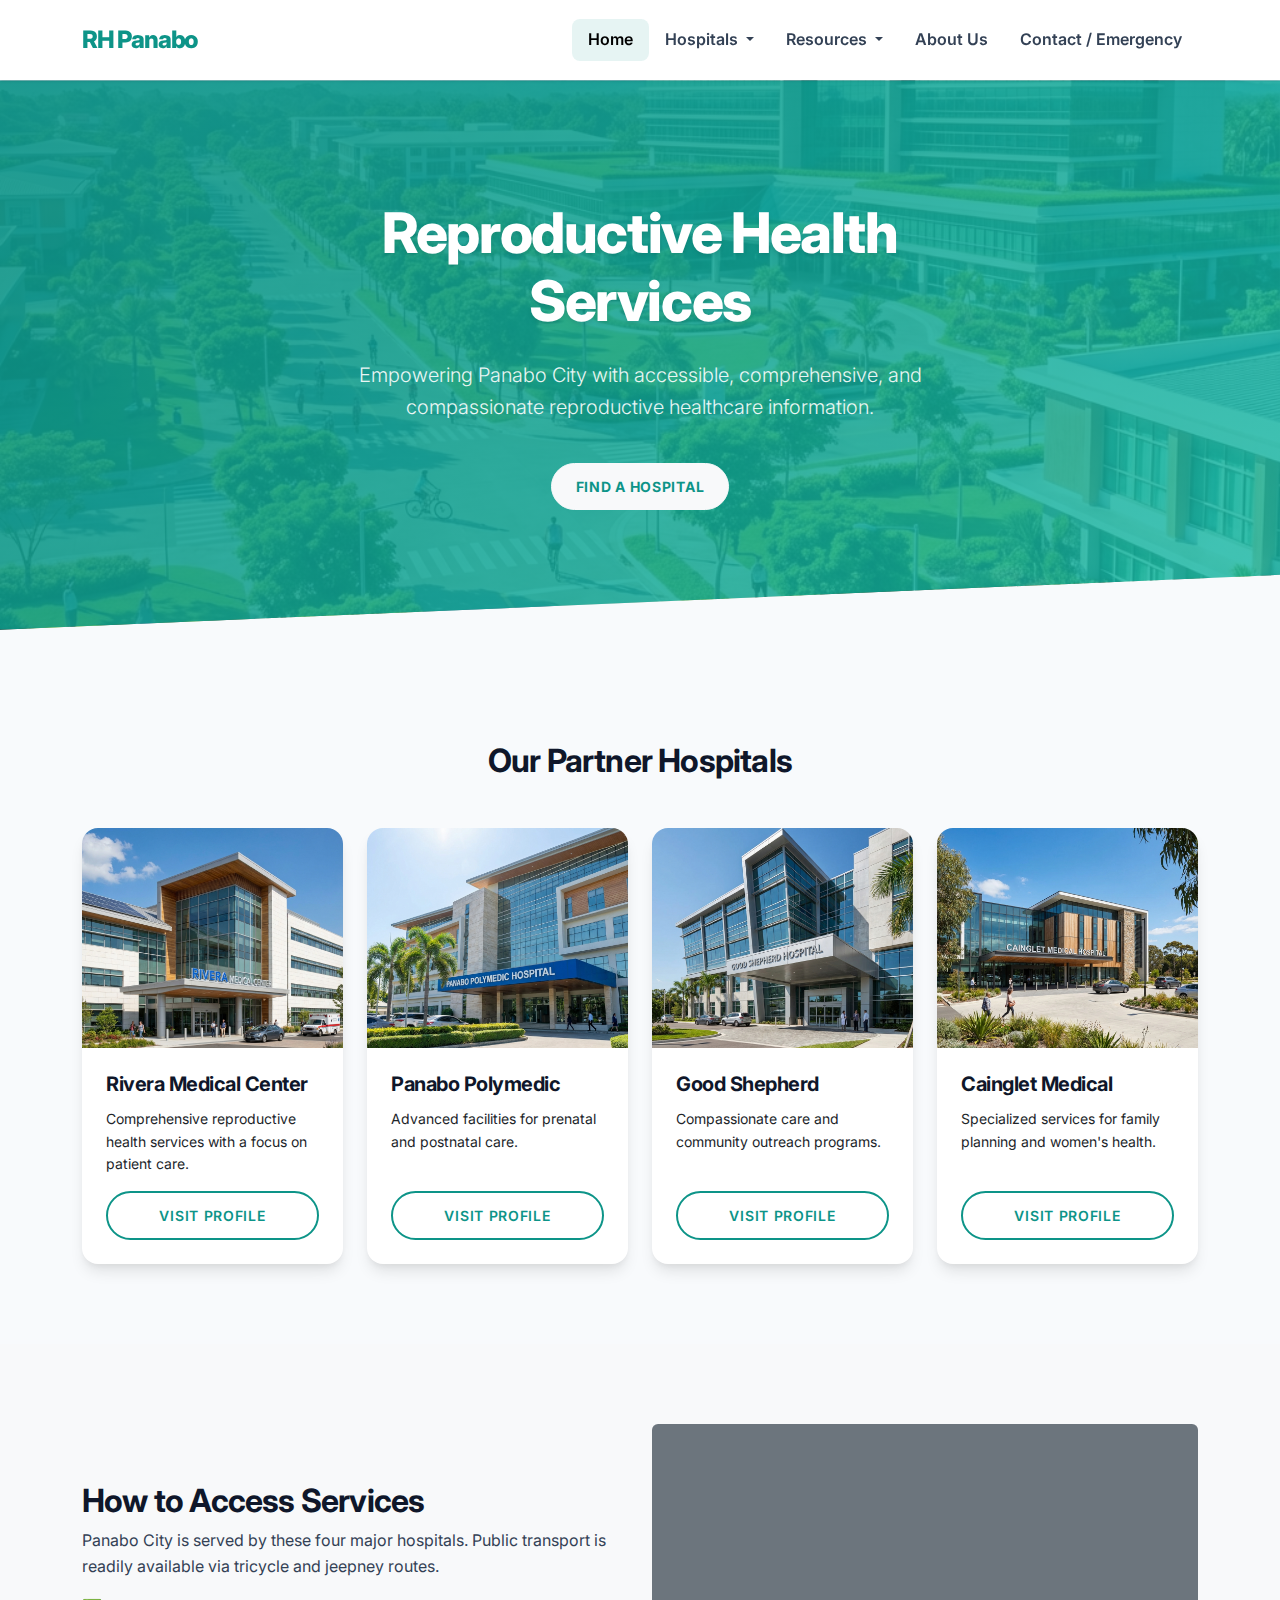
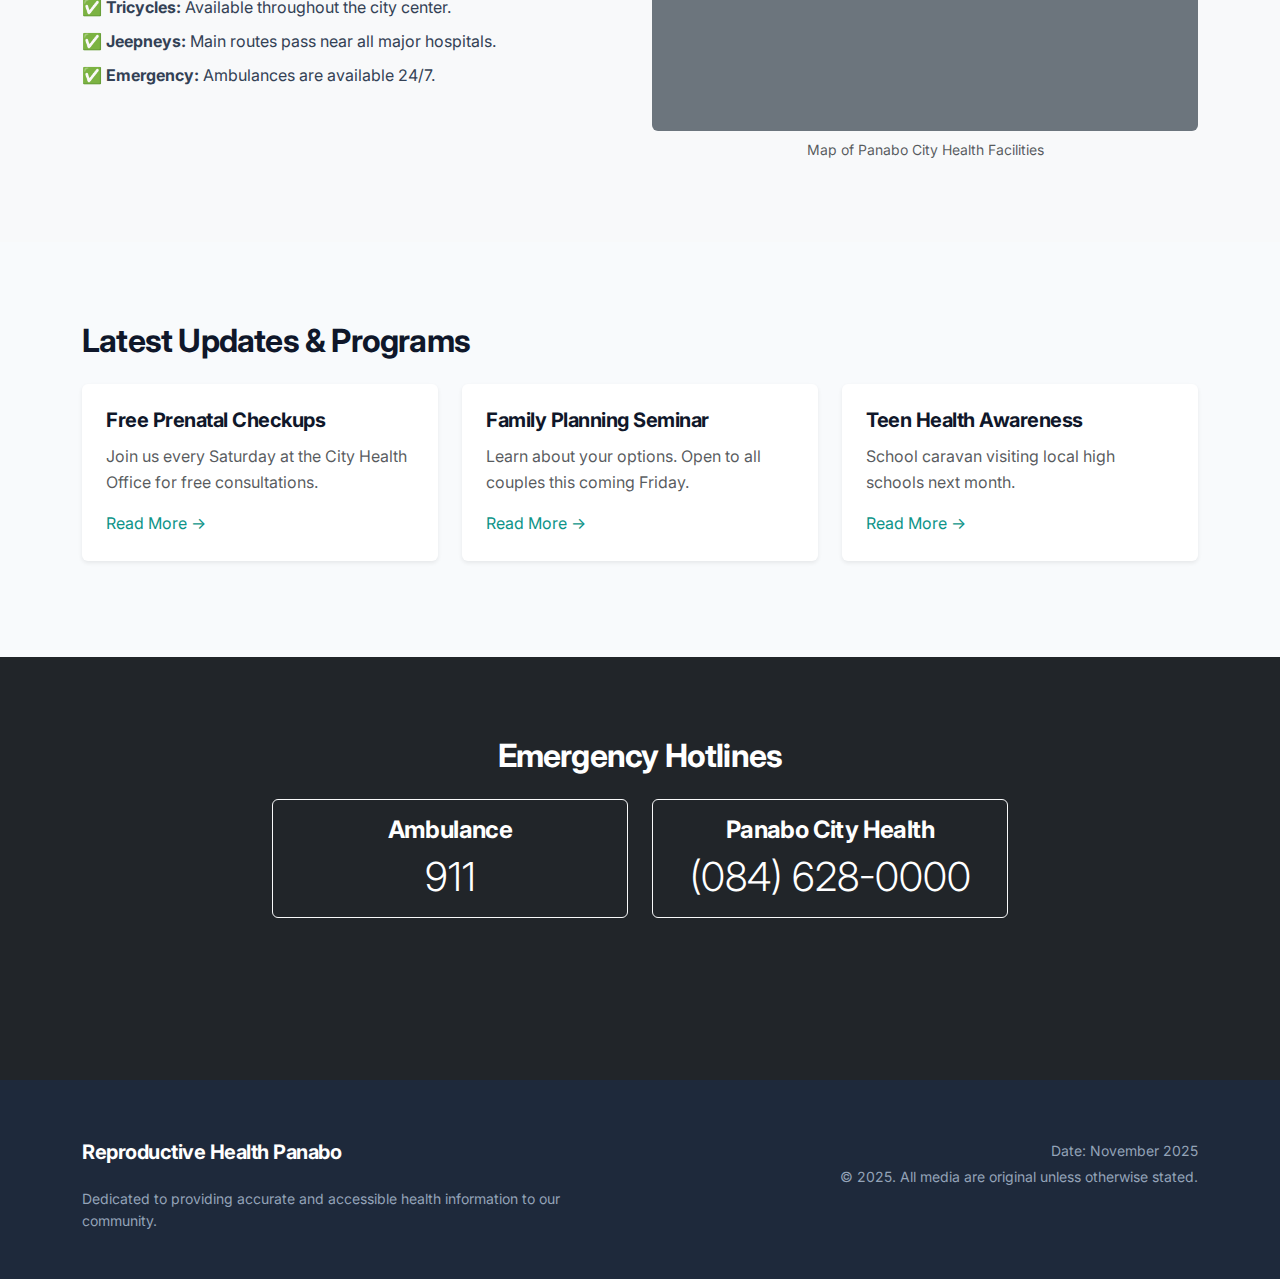
<file: index.html>
<!DOCTYPE html>
<html lang="en">

<head>
    <meta charset="UTF-8">
    <meta name="viewport" content="width=device-width, initial-scale=1.0">
    <title>Reproductive Health Services - Panabo City</title>
    <link href="https://cdn.jsdelivr.net/npm/bootstrap@5.3.0/dist/css/bootstrap.min.css" rel="stylesheet">
    <link href="https://fonts.googleapis.com/css2?family=Inter:wght@400;500;600;700&display=swap" rel="stylesheet">
    <link rel="stylesheet" href="css/style.css">
</head>

<body>

    <!-- Navigation -->
    <nav class="navbar navbar-expand-lg navbar-light sticky-top">
        <div class="container">
            <a class="navbar-brand" href="index.html">RH Panabo</a>
            <button class="navbar-toggler" type="button" data-bs-toggle="collapse" data-bs-target="#navbarNav"
                aria-controls="navbarNav" aria-expanded="false" aria-label="Toggle navigation">
                <span class="navbar-toggler-icon"></span>
            </button>
            <div class="collapse navbar-collapse" id="navbarNav">
                <ul class="navbar-nav ms-auto">
                    <li class="nav-item">
                        <a class="nav-link active" href="index.html">Home</a>
                    </li>
                    <li class="nav-item dropdown">
                        <a class="nav-link dropdown-toggle" href="#" id="hospitalsDropdown" role="button"
                            data-bs-toggle="dropdown" aria-expanded="false">
                            Hospitals
                        </a>
                        <ul class="dropdown-menu" aria-labelledby="hospitalsDropdown">
                            <li><a class="dropdown-item" href="Hospitals/rivera/rivera_profile.html">Rivera Medical
                                    Center</a>
                            </li>
                            <li><a class="dropdown-item" href="Hospitals/polymedic/polymedic_profile.html">Panabo
                                    Polymedic
                                    Hospital</a></li>
                            <li><a class="dropdown-item" href="Hospitals/goodshepherd/goodshepherd_profile.html">Good
                                    Shepherd
                                    Hospital</a></li>
                            <li><a class="dropdown-item" href="Hospitals/cainglet/cainglet_profile.html">Cainglet
                                    Medical
                                    Hospital</a></li>
                        </ul>
                    </li>
                    <li class="nav-item dropdown">
                        <a class="nav-link dropdown-toggle" href="#" id="resourcesDropdown" role="button"
                            data-bs-toggle="dropdown" aria-expanded="false">
                            Resources
                        </a>
                        <ul class="dropdown-menu" aria-labelledby="resourcesDropdown">
                            <li><a class="dropdown-item" href="Hospitals/rivera/rivera_patientresources.html">Rivera
                                    Resources</a>
                            </li>
                            <li><a class="dropdown-item"
                                    href="Hospitals/polymedic/polymedic_preparedness.html">Polymedic
                                    Preparedness</a></li>
                            <li><a class="dropdown-item"
                                    href="Hospitals/goodshepherd/goodshepherd_patientstories.html">Good
                                    Shepherd Stories</a></li>
                            <li><a class="dropdown-item" href="Hospitals/cainglet/cainglet_access.html">Cainglet
                                    Access</a></li>
                        </ul>
                    </li>
                    <li class="nav-item">
                        <a class="nav-link" href="about_us.html">About Us</a>
                    </li>
                    <li class="nav-item">
                        <a class="nav-link" href="#contact">Contact / Emergency</a>
                    </li>
                </ul>
            </div>
        </div>
    </nav>

    <!-- Hero Section -->
    <header class="hero-section">
        <div class="container">
            <div class="row justify-content-center">
                <div class="col-lg-8">
                    <h1 class="display-4">Reproductive Health Services</h1>
                    <p class="lead">Empowering Panabo City with accessible, comprehensive, and compassionate
                        reproductive healthcare information.</p>
                    <a href="#hospitals" class="btn btn-light btn-lg text-primary-custom fw-bold">Find a Hospital</a>
                </div>
            </div>
        </div>
    </header>

    <!-- Main Content -->
    <main>
        <!-- Quick Links / Hospitals -->
        <section id="hospitals" class="section-padding">
            <div class="container">
                <h2 class="text-center mb-5">Our Partner Hospitals</h2>
                <div class="row g-4">
                    <!-- Rivera -->
                    <div class="col-md-6 col-lg-3">
                        <div class="card hospital-card h-100">
                            <img src="img/rivera/profile.png" class="card-img-top" alt="Rivera Medical Center Building">
                            <div class="card-body d-flex flex-column">
                                <h5 class="card-title">Rivera Medical Center</h5>
                                <p class="card-text small">Comprehensive reproductive health services with a focus on
                                    patient care.</p>
                                <a href="Hospitals/rivera/rivera_profile.html"
                                    class="btn btn-outline-primary mt-auto">Visit
                                    Profile</a>
                            </div>
                        </div>
                    </div>
                    <!-- Polymedic -->
                    <div class="col-md-6 col-lg-3">
                        <div class="card hospital-card h-100">
                            <img src="img/polymedic/profile.png" class="card-img-top"
                                alt="Panabo Polymedic Hospital Building">
                            <div class="card-body d-flex flex-column">
                                <h5 class="card-title">Panabo Polymedic</h5>
                                <p class="card-text small">Advanced facilities for prenatal and postnatal care.</p>
                                <a href="Hospitals/polymedic/polymedic_profile.html"
                                    class="btn btn-outline-primary mt-auto">Visit
                                    Profile</a>
                            </div>
                        </div>
                    </div>
                    <!-- Good Shepherd -->
                    <div class="col-md-6 col-lg-3">
                        <div class="card hospital-card h-100">
                            <img src="img/goodshepherd/profile.png" class="card-img-top"
                                alt="Good Shepherd Hospital Building">
                            <div class="card-body d-flex flex-column">
                                <h5 class="card-title">Good Shepherd</h5>
                                <p class="card-text small">Compassionate care and community outreach programs.</p>
                                <a href="Hospitals/goodshepherd/goodshepherd_profile.html"
                                    class="btn btn-outline-primary mt-auto">Visit Profile</a>
                            </div>
                        </div>
                    </div>
                    <!-- Cainglet -->
                    <div class="col-md-6 col-lg-3">
                        <div class="card hospital-card h-100">
                            <img src="img/cainglet/profile.png" class="card-img-top"
                                alt="Cainglet Medical Hospital Building">
                            <div class="card-body d-flex flex-column">
                                <h5 class="card-title">Cainglet Medical</h5>
                                <p class="card-text small">Specialized services for family planning and women's health.
                                </p>
                                <a href="Hospitals/cainglet/cainglet_profile.html"
                                    class="btn btn-outline-primary mt-auto">Visit
                                    Profile</a>
                            </div>
                        </div>
                    </div>
                </div>
            </div>
        </section>

        <!-- Map & Access -->
        <section class="section-padding bg-light">
            <div class="container">
                <div class="row align-items-center">
                    <div class="col-md-6">
                        <h2>How to Access Services</h2>
                        <p>Panabo City is served by these four major hospitals. Public transport is readily available
                            via tricycle and jeepney routes.</p>
                        <ul class="list-unstyled">
                            <li class="mb-2">✅ <strong>Tricycles:</strong> Available throughout the city center.</li>
                            <li class="mb-2">✅ <strong>Jeepneys:</strong> Main routes pass near all major hospitals.
                            </li>
                            <li class="mb-2">✅ <strong>Emergency:</strong> Ambulances are available 24/7.</li>
                        </ul>
                    </div>
                    <div class="col-md-6">
                        <!-- Placeholder for Map -->
                        <div
                            class="ratio ratio-16x9 bg-secondary rounded d-flex align-items-center justify-content-center text-white">
                            <iframe
                                src="https://www.google.com/maps/embed?pb=!1m18!1m12!1m3!1d63337.78669966344!2d125.64789664863281!3d7.296633599999996!2m3!1f0!2f0!3f0!3m2!1i1024!2i768!4f13.1!3m3!1m2!1s0x32f94e4768343099%3A0x50130c0120410247!2sPanabo%20City%2C%20Davao%20del%20Norte!5e0!3m2!1sen!2sph!4v1716382000000!5m2!1sen!2sph"
                                width="600" height="450" style="border:0;" allowfullscreen="" loading="lazy"
                                referrerpolicy="no-referrer-when-downgrade"></iframe>
                        </div>
                        <small class="text-muted d-block mt-2 text-center">Map of Panabo City Health Facilities</small>
                    </div>
                </div>
            </div>
        </section>

        <!-- Latest Updates -->
        <section class="section-padding">
            <div class="container">
                <h2 class="mb-4">Latest Updates & Programs</h2>
                <div class="row">
                    <div class="col-md-4">
                        <div class="card border-0 shadow-sm mb-3">
                            <div class="card-body">
                                <h5 class="card-title">Free Prenatal Checkups</h5>
                                <p class="card-text text-muted">Join us every Saturday at the City Health Office for
                                    free consultations.</p>
                                <a href="#" class="text-primary-custom text-decoration-none">Read More &rarr;</a>
                            </div>
                        </div>
                    </div>
                    <div class="col-md-4">
                        <div class="card border-0 shadow-sm mb-3">
                            <div class="card-body">
                                <h5 class="card-title">Family Planning Seminar</h5>
                                <p class="card-text text-muted">Learn about your options. Open to all couples this
                                    coming Friday.</p>
                                <a href="#" class="text-primary-custom text-decoration-none">Read More &rarr;</a>
                            </div>
                        </div>
                    </div>
                    <div class="col-md-4">
                        <div class="card border-0 shadow-sm mb-3">
                            <div class="card-body">
                                <h5 class="card-title">Teen Health Awareness</h5>
                                <p class="card-text text-muted">School caravan visiting local high schools next month.
                                </p>
                                <a href="#" class="text-primary-custom text-decoration-none">Read More &rarr;</a>
                            </div>
                        </div>
                    </div>
                </div>
            </div>
        </section>

        <!-- Contact / Emergency -->
        <section id="contact" class="section-padding bg-dark text-white">
            <div class="container text-center">
                <h2 class="mb-4 text-white">Emergency Hotlines</h2>
                <div class="row justify-content-center">
                    <div class="col-md-8">
                        <div class="row">
                            <div class="col-sm-6 mb-3">
                                <div class="p-3 border border-light rounded">
                                    <h4 class="text-white">Ambulance</h4>
                                    <p class="display-6 mb-0">911</p>
                                </div>
                            </div>
                            <div class="col-sm-6 mb-3">
                                <div class="p-3 border border-light rounded">
                                    <h4 class="text-white">Panabo City Health</h4>
                                    <p class="display-6 mb-0">(084) 628-0000</p>
                                </div>
                            </div>
                        </div>
                        <p class="mt-4 text-muted">For non-emergency inquiries, please visit the specific hospital
                            profiles.</p>
                    </div>
                </div>
            </div>
        </section>
    </main>

    <!-- Footer -->
    <footer>
        <div class="container">
            <div class="row">
                <div class="col-md-6">
                    <h5>Reproductive Health Panabo</h5>
                    <p class="small">Dedicated to providing accurate and accessible health information to our community.
                    </p>
                </div>
                <div class="col-md-6 text-md-end">
                    <p class="small mb-1">Date: November 2025</p>
                    <p class="small">&copy; 2025. All media are original unless otherwise stated.</p>
                </div>
            </div>
        </div>
    </footer>

    <script src="https://cdn.jsdelivr.net/npm/bootstrap@5.3.0/dist/js/bootstrap.bundle.min.js"></script>
    <script src="js/main.js"></script>
</body>

</html>
</file>
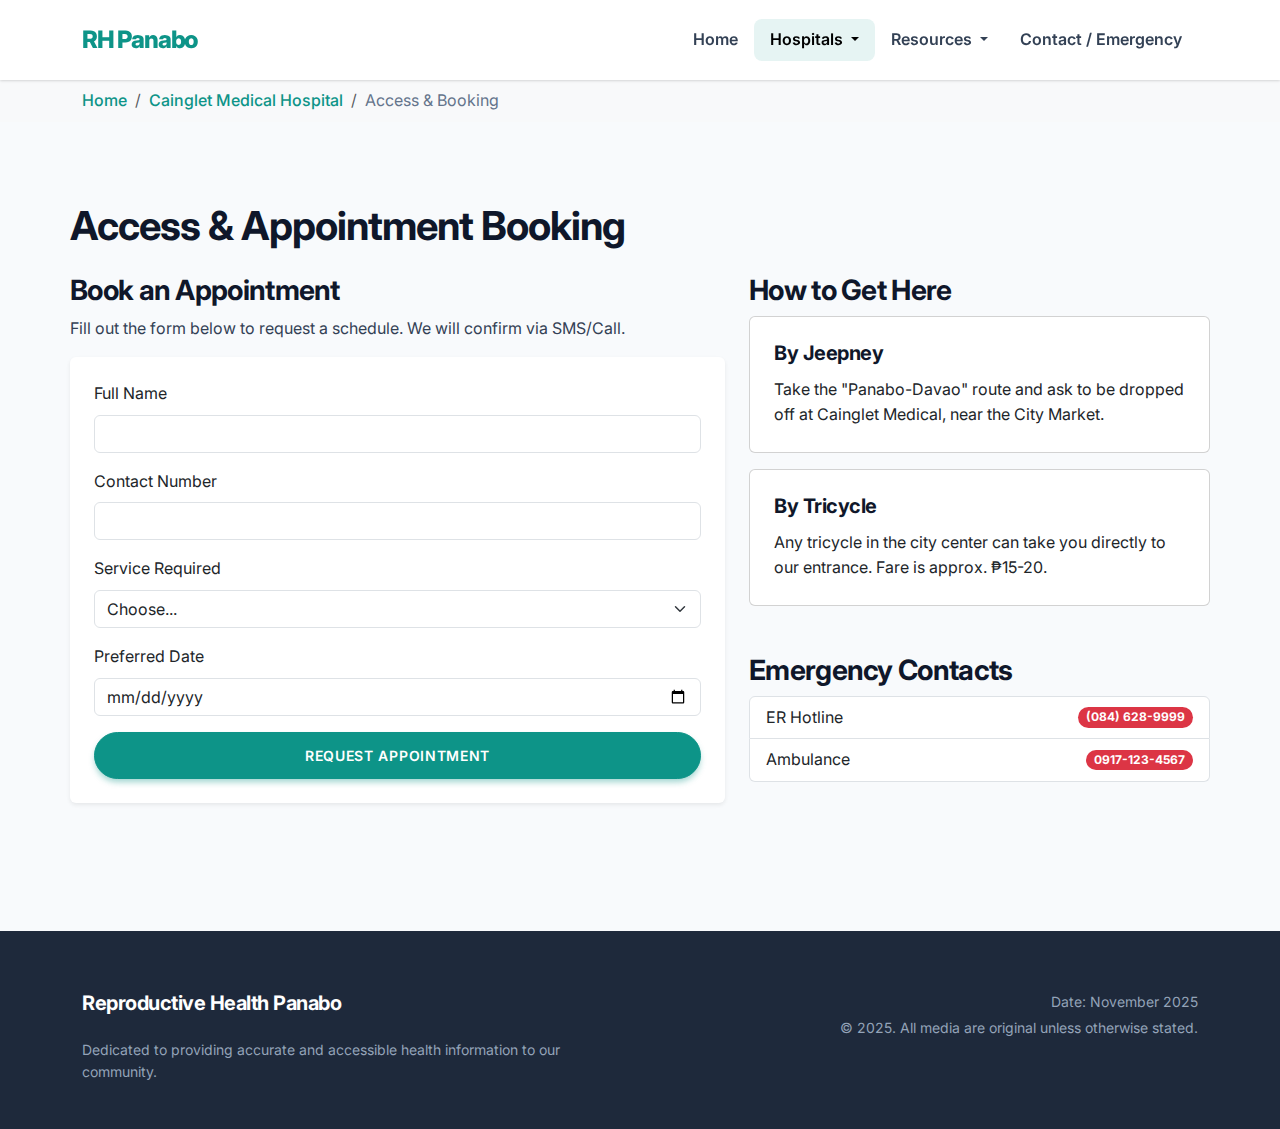
<file: Hospitals/cainglet/cainglet_access.html>
<!DOCTYPE html>
<html lang="en">

<head>
    <meta charset="UTF-8">
    <meta name="viewport" content="width=device-width, initial-scale=1.0">
    <title>Cainglet Medical Hospital - Access</title>
    <link href="https://cdn.jsdelivr.net/npm/bootstrap@5.3.0/dist/css/bootstrap.min.css" rel="stylesheet">
    <link href="https://fonts.googleapis.com/css2?family=Inter:wght@400;500;600;700&display=swap" rel="stylesheet">
    <link rel="stylesheet" href="../../css/style.css">
</head>

<body>

    <!-- Navigation -->
    <nav class="navbar navbar-expand-lg navbar-light sticky-top">
        <div class="container">
            <a class="navbar-brand" href="../../index.html">RH Panabo</a>
            <button class="navbar-toggler" type="button" data-bs-toggle="collapse" data-bs-target="#navbarNav"
                aria-controls="navbarNav" aria-expanded="false" aria-label="Toggle navigation">
                <span class="navbar-toggler-icon"></span>
            </button>
            <div class="collapse navbar-collapse" id="navbarNav">
                <ul class="navbar-nav ms-auto">
                    <li class="nav-item">
                        <a class="nav-link" href="../../index.html">Home</a>
                    </li>
                    <li class="nav-item dropdown">
                        <a class="nav-link dropdown-toggle active" href="#" id="hospitalsDropdown" role="button"
                            data-bs-toggle="dropdown" aria-expanded="false">
                            Hospitals
                        </a>
                        <ul class="dropdown-menu" aria-labelledby="hospitalsDropdown">
                            <li><a class="dropdown-item" href="../rivera/rivera_profile.html">Rivera Medical Center</a>
                            </li>
                            <li><a class="dropdown-item" href="../polymedic/polymedic_profile.html">Panabo Polymedic
                                    Hospital</a></li>
                            <li><a class="dropdown-item" href="../goodshepherd/goodshepherd_profile.html">Good Shepherd
                                    Hospital</a></li>
                            <li><a class="dropdown-item active" href="cainglet_profile.html">Cainglet Medical
                                    Hospital</a></li>
                        </ul>
                    </li>
                    <li class="nav-item dropdown">
                        <a class="nav-link dropdown-toggle" href="#" id="resourcesDropdown" role="button"
                            data-bs-toggle="dropdown" aria-expanded="false">
                            Resources
                        </a>
                        <ul class="dropdown-menu" aria-labelledby="resourcesDropdown">
                            <li><a class="dropdown-item" href="../rivera/rivera_patientresources.html">Rivera
                                    Resources</a></li>
                            <li><a class="dropdown-item" href="../polymedic/polymedic_preparedness.html">Polymedic
                                    Preparedness</a></li>
                            <li><a class="dropdown-item" href="../goodshepherd/goodshepherd_patientstories.html">Good
                                    Shepherd Stories</a></li>
                            <li><a class="dropdown-item active" href="cainglet_access.html">Cainglet Access</a></li>
                        </ul>
                    </li>
                    <li class="nav-item">
                        <a class="nav-link" href="../../index.html#contact">Contact / Emergency</a>
                    </li>
                </ul>
            </div>
        </div>
    </nav>

    <!-- Breadcrumb -->
    <div class="bg-light py-2">
        <div class="container">
            <nav aria-label="breadcrumb">
                <ol class="breadcrumb mb-0">
                    <li class="breadcrumb-item"><a href="../../index.html">Home</a></li>
                    <li class="breadcrumb-item"><a href="cainglet_profile.html">Cainglet Medical Hospital</a></li>
                    <li class="breadcrumb-item active" aria-current="page">Access & Booking</li>
                </ol>
            </nav>
        </div>
    </div>

    <!-- Main Content -->
    <main class="container section-padding">
        <h1 class="mb-4">Access & Appointment Booking</h1>

        <div class="row">
            <div class="col-lg-7">
                <section class="mb-5">
                    <h3>Book an Appointment</h3>
                    <p>Fill out the form below to request a schedule. We will confirm via SMS/Call.</p>
                    <form class="card p-4 shadow-sm border-0">
                        <div class="mb-3">
                            <label for="fullName" class="form-label">Full Name</label>
                            <input type="text" class="form-control" id="fullName" required>
                        </div>
                        <div class="mb-3">
                            <label for="contactNum" class="form-label">Contact Number</label>
                            <input type="tel" class="form-control" id="contactNum" required>
                        </div>
                        <div class="mb-3">
                            <label for="serviceType" class="form-label">Service Required</label>
                            <select class="form-select" id="serviceType">
                                <option selected>Choose...</option>
                                <option value="1">Prenatal Checkup</option>
                                <option value="2">Family Planning Consult</option>
                                <option value="3">STI Screening</option>
                                <option value="4">General Inquiry</option>
                            </select>
                        </div>
                        <div class="mb-3">
                            <label for="preferredDate" class="form-label">Preferred Date</label>
                            <input type="date" class="form-control" id="preferredDate">
                        </div>
                        <button type="submit" class="btn btn-primary">Request Appointment</button>
                    </form>
                </section>
            </div>

            <div class="col-lg-5">
                <section class="mb-5">
                    <h3>How to Get Here</h3>
                    <div class="card mb-3">
                        <div class="card-body">
                            <h5 class="card-title">By Jeepney</h5>
                            <p class="card-text">Take the "Panabo-Davao" route and ask to be dropped off at Cainglet
                                Medical, near the City Market.</p>
                        </div>
                    </div>
                    <div class="card mb-3">
                        <div class="card-body">
                            <h5 class="card-title">By Tricycle</h5>
                            <p class="card-text">Any tricycle in the city center can take you directly to our entrance.
                                Fare is approx. ₱15-20.</p>
                        </div>
                    </div>
                </section>

                <section>
                    <h3>Emergency Contacts</h3>
                    <ul class="list-group">
                        <li class="list-group-item d-flex justify-content-between align-items-center">
                            ER Hotline
                            <span class="badge bg-danger rounded-pill">(084) 628-9999</span>
                        </li>
                        <li class="list-group-item d-flex justify-content-between align-items-center">
                            Ambulance
                            <span class="badge bg-danger rounded-pill">0917-123-4567</span>
                        </li>
                    </ul>
                </section>
            </div>
        </div>
    </main>

    <!-- Footer -->
    <footer>
        <div class="container">
            <div class="row">
                <div class="col-md-6">
                    <h5>Reproductive Health Panabo</h5>
                    <p class="small">Dedicated to providing accurate and accessible health information to our community.
                    </p>
                </div>
                <div class="col-md-6 text-md-end">
                    <p class="small mb-1">Date: November 2025</p>
                    <p class="small">&copy; 2025. All media are original unless otherwise stated.</p>
                </div>
            </div>
        </div>
    </footer>

    <script src="https://cdn.jsdelivr.net/npm/bootstrap@5.3.0/dist/js/bootstrap.bundle.min.js"></script>
    <script src="../../js/main.js"></script>
</body>

</html>
</file>
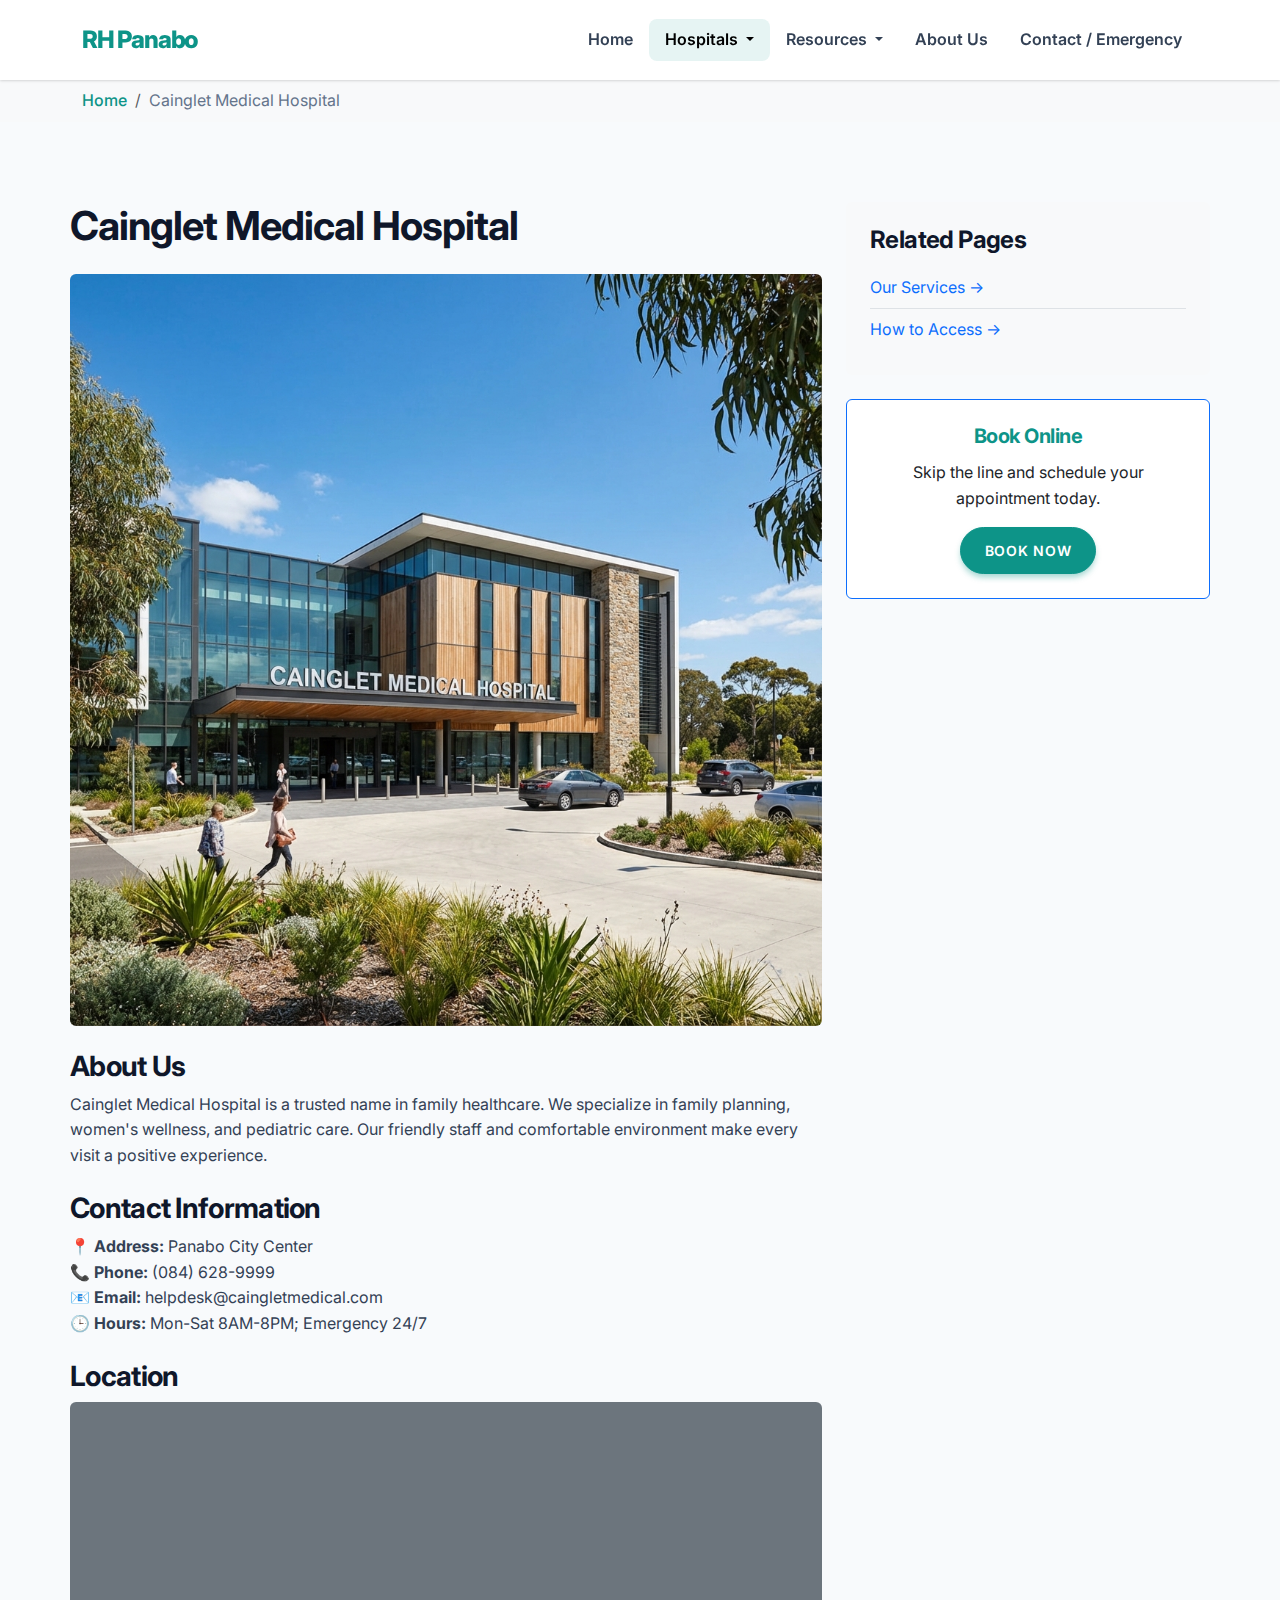
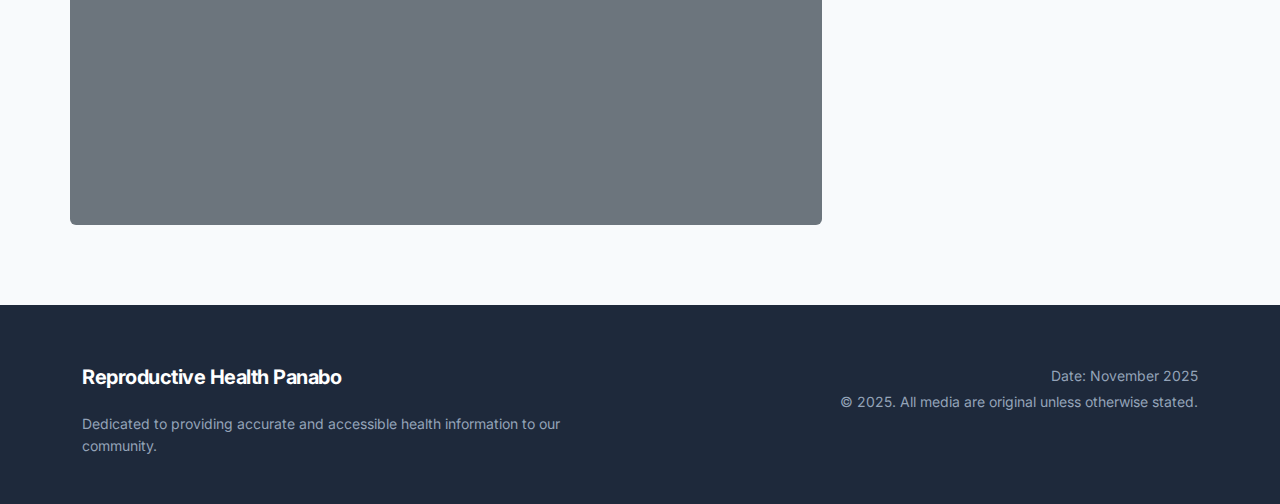
<file: Hospitals/cainglet/cainglet_profile.html>
<!DOCTYPE html>
<html lang="en">

<head>
    <meta charset="UTF-8">
    <meta name="viewport" content="width=device-width, initial-scale=1.0">
    <title>Cainglet Medical Hospital - Profile</title>
    <link href="https://cdn.jsdelivr.net/npm/bootstrap@5.3.0/dist/css/bootstrap.min.css" rel="stylesheet">
    <link href="https://fonts.googleapis.com/css2?family=Inter:wght@400;500;600;700&display=swap" rel="stylesheet">
    <link rel="stylesheet" href="../../css/style.css">
</head>

<body>

    <!-- Navigation -->
    <nav class="navbar navbar-expand-lg navbar-light sticky-top">
        <div class="container">
            <a class="navbar-brand" href="../../index.html">RH Panabo</a>
            <button class="navbar-toggler" type="button" data-bs-toggle="collapse" data-bs-target="#navbarNav"
                aria-controls="navbarNav" aria-expanded="false" aria-label="Toggle navigation">
                <span class="navbar-toggler-icon"></span>
            </button>
            <div class="collapse navbar-collapse" id="navbarNav">
                <ul class="navbar-nav ms-auto">
                    <li class="nav-item">
                        <a class="nav-link" href="../../index.html">Home</a>
                    </li>
                    <li class="nav-item dropdown">
                        <a class="nav-link dropdown-toggle active" href="#" id="hospitalsDropdown" role="button"
                            data-bs-toggle="dropdown" aria-expanded="false">
                            Hospitals
                        </a>
                        <ul class="dropdown-menu" aria-labelledby="hospitalsDropdown">
                            <li><a class="dropdown-item" href="../rivera/rivera_profile.html">Rivera Medical Center</a>
                            </li>
                            <li><a class="dropdown-item" href="../polymedic/polymedic_profile.html">Panabo Polymedic
                                    Hospital</a></li>
                            <li><a class="dropdown-item" href="../goodshepherd/goodshepherd_profile.html">Good Shepherd
                                    Hospital</a></li>
                            <li><a class="dropdown-item active" href="cainglet_profile.html">Cainglet Medical
                                    Hospital</a></li>
                        </ul>
                    </li>
                    <li class="nav-item dropdown">
                        <a class="nav-link dropdown-toggle" href="#" id="resourcesDropdown" role="button"
                            data-bs-toggle="dropdown" aria-expanded="false">
                            Resources
                        </a>
                        <ul class="dropdown-menu" aria-labelledby="resourcesDropdown">
                            <li><a class="dropdown-item" href="../rivera/rivera_patientresources.html">Rivera
                                    Resources</a></li>
                            <li><a class="dropdown-item" href="../polymedic/polymedic_preparedness.html">Polymedic
                                    Preparedness</a></li>
                            <li><a class="dropdown-item" href="../goodshepherd/goodshepherd_patientstories.html">Good
                                    Shepherd Stories</a></li>
                            <li><a class="dropdown-item active" href="cainglet_access.html">Cainglet Access</a></li>
                        </ul>
                    </li>
                    <li class="nav-item">
                        <a class="nav-link" href="../../about_us.html">About Us</a>
                    </li>
                    <li class="nav-item">
                        <a class="nav-link" href="../../index.html#contact">Contact / Emergency</a>
                    </li>
                </ul>
            </div>
        </div>
    </nav>

    <!-- Breadcrumb -->
    <div class="bg-light py-2">
        <div class="container">
            <nav aria-label="breadcrumb">
                <ol class="breadcrumb mb-0">
                    <li class="breadcrumb-item"><a href="../../index.html">Home</a></li>
                    <li class="breadcrumb-item active" aria-current="page">Cainglet Medical Hospital</li>
                </ol>
            </nav>
        </div>
    </div>

    <!-- Main Content -->
    <main class="container section-padding">
        <div class="row">
            <div class="col-lg-8">
                <h1 class="mb-4">Cainglet Medical Hospital</h1>
                <img src="../../img/cainglet/profile.png" class="img-fluid rounded mb-4 w-100"
                    alt="Cainglet Medical Hospital Facade">

                <h3>About Us</h3>
                <p>Cainglet Medical Hospital is a trusted name in family healthcare. We specialize in family planning,
                    women's wellness, and pediatric care. Our friendly staff and comfortable environment make every
                    visit a positive experience.</p>

                <h3 class="mt-4">Contact Information</h3>
                <ul class="list-unstyled">
                    <li><strong>📍 Address:</strong> Panabo City Center</li>
                    <li><strong>📞 Phone:</strong> (084) 628-9999</li>
                    <li><strong>📧 Email:</strong> helpdesk@caingletmedical.com</li>
                    <li><strong>🕒 Hours:</strong> Mon-Sat 8AM-8PM; Emergency 24/7</li>
                </ul>

                <h3 class="mt-4">Location</h3>
                <div
                    class="ratio ratio-16x9 bg-secondary rounded d-flex align-items-center justify-content-center text-white">
                    <iframe
                        src="https://www.google.com/maps/embed?pb=!1m18!1m12!1m3!1d3957.5298015549!2d125.6755759117117!3d7.29421319268296!2m3!1f0!2f0!3f0!3m2!1i1024!2i768!4f13.1!3m3!1m2!1s0x32f945001ec3fb4b%3A0x7ba1d9f6d2eb79eb!2sGood%20Shepherd%20Hospital!5e0!3m2!1sen!2sph!4v1763837571329!5m2!1sen!2sph"
                        width="600" height="450" style="border:0;" allowfullscreen="" loading="lazy"
                        referrerpolicy="no-referrer-when-downgrade"></iframe>
                </div>
            </div>

            <div class="col-lg-4 mt-4 mt-lg-0">
                <div class="card bg-light border-0">
                    <div class="card-body">
                        <h4 class="card-title">Related Pages</h4>
                        <ul class="list-group list-group-flush bg-transparent">
                            <li class="list-group-item bg-transparent px-0"><a href="cainglet_services.html"
                                    class="text-decoration-none">Our Services &rarr;</a></li>
                            <li class="list-group-item bg-transparent px-0"><a href="cainglet_access.html"
                                    class="text-decoration-none">How to Access &rarr;</a></li>
                        </ul>
                    </div>
                </div>

                <div class="card mt-4 border-primary">
                    <div class="card-body text-center">
                        <h5 class="card-title text-primary-custom">Book Online</h5>
                        <p class="card-text">Skip the line and schedule your appointment today.</p>
                        <a href="cainglet_access.html" class="btn btn-primary">Book Now</a>
                    </div>
                </div>
            </div>
        </div>
    </main>

    <!-- Footer -->
    <footer>
        <div class="container">
            <div class="row">
                <div class="col-md-6">
                    <h5>Reproductive Health Panabo</h5>
                    <p class="small">Dedicated to providing accurate and accessible health information to our community.
                    </p>
                </div>
                <div class="col-md-6 text-md-end">
                    <p class="small mb-1">Date: November 2025</p>
                    <p class="small">&copy; 2025. All media are original unless otherwise stated.</p>
                </div>
            </div>
        </div>
    </footer>

    <script src="https://cdn.jsdelivr.net/npm/bootstrap@5.3.0/dist/js/bootstrap.bundle.min.js"></script>
    <script src="../../js/main.js"></script>
</body>

</html>
</file>
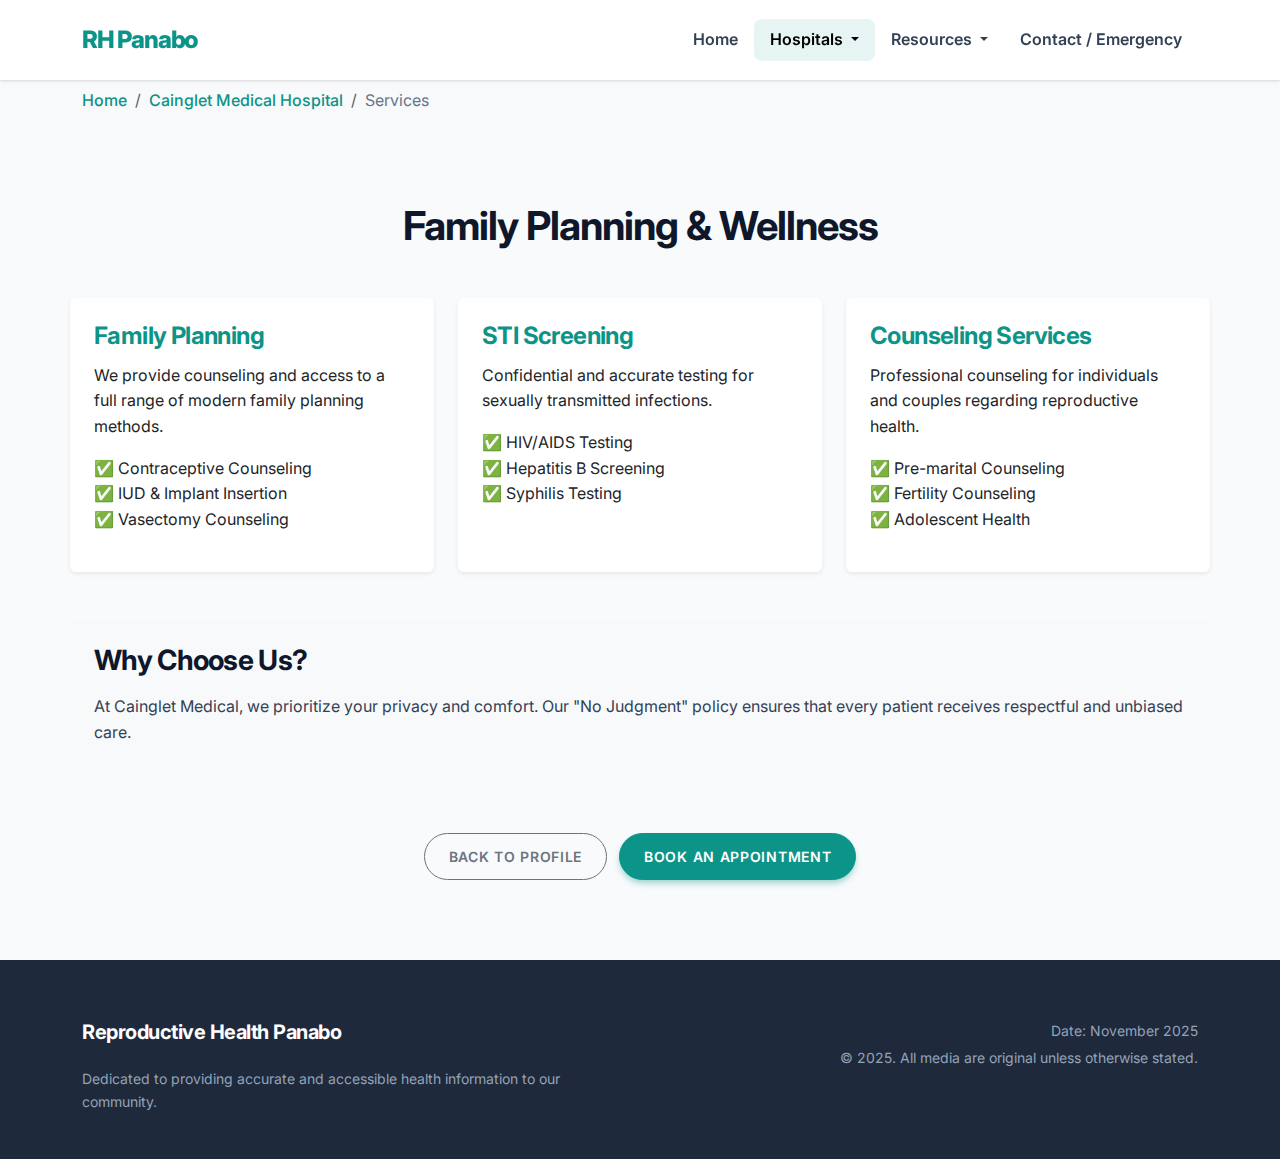
<file: Hospitals/cainglet/cainglet_services.html>
<!DOCTYPE html>
<html lang="en">

<head>
    <meta charset="UTF-8">
    <meta name="viewport" content="width=device-width, initial-scale=1.0">
    <title>Cainglet Medical Hospital - Services</title>
    <link href="https://cdn.jsdelivr.net/npm/bootstrap@5.3.0/dist/css/bootstrap.min.css" rel="stylesheet">
    <link href="https://fonts.googleapis.com/css2?family=Inter:wght@400;500;600;700&display=swap" rel="stylesheet">
    <link rel="stylesheet" href="../../css/style.css">
</head>

<body>

    <!-- Navigation -->
    <nav class="navbar navbar-expand-lg navbar-light sticky-top">
        <div class="container">
            <a class="navbar-brand" href="../../index.html">RH Panabo</a>
            <button class="navbar-toggler" type="button" data-bs-toggle="collapse" data-bs-target="#navbarNav"
                aria-controls="navbarNav" aria-expanded="false" aria-label="Toggle navigation">
                <span class="navbar-toggler-icon"></span>
            </button>
            <div class="collapse navbar-collapse" id="navbarNav">
                <ul class="navbar-nav ms-auto">
                    <li class="nav-item">
                        <a class="nav-link" href="../../index.html">Home</a>
                    </li>
                    <li class="nav-item dropdown">
                        <a class="nav-link dropdown-toggle active" href="#" id="hospitalsDropdown" role="button"
                            data-bs-toggle="dropdown" aria-expanded="false">
                            Hospitals
                        </a>
                        <ul class="dropdown-menu" aria-labelledby="hospitalsDropdown">
                            <li><a class="dropdown-item" href="../rivera/rivera_profile.html">Rivera Medical Center</a>
                            </li>
                            <li><a class="dropdown-item" href="../polymedic/polymedic_profile.html">Panabo Polymedic
                                    Hospital</a></li>
                            <li><a class="dropdown-item" href="../goodshepherd/goodshepherd_profile.html">Good Shepherd
                                    Hospital</a></li>
                            <li><a class="dropdown-item active" href="cainglet_profile.html">Cainglet Medical
                                    Hospital</a></li>
                        </ul>
                    </li>
                    <li class="nav-item dropdown">
                        <a class="nav-link dropdown-toggle" href="#" id="resourcesDropdown" role="button"
                            data-bs-toggle="dropdown" aria-expanded="false">
                            Resources
                        </a>
                        <ul class="dropdown-menu" aria-labelledby="resourcesDropdown">
                            <li><a class="dropdown-item" href="../rivera/rivera_patientresources.html">Rivera
                                    Resources</a></li>
                            <li><a class="dropdown-item" href="../polymedic/polymedic_preparedness.html">Polymedic
                                    Preparedness</a></li>
                            <li><a class="dropdown-item" href="../goodshepherd/goodshepherd_patientstories.html">Good
                                    Shepherd Stories</a></li>
                            <li><a class="dropdown-item active" href="cainglet_access.html">Cainglet Access</a></li>
                        </ul>
                    </li>
                    <li class="nav-item">
                        <a class="nav-link" href="../../index.html#contact">Contact / Emergency</a>
                    </li>
                </ul>
            </div>
        </div>
    </nav>

    <!-- Breadcrumb -->
    <div class="bg-light py-2">
        <div class="container">
            <nav aria-label="breadcrumb">
                <ol class="breadcrumb mb-0">
                    <li class="breadcrumb-item"><a href="../../index.html">Home</a></li>
                    <li class="breadcrumb-item"><a href="cainglet_profile.html">Cainglet Medical Hospital</a></li>
                    <li class="breadcrumb-item active" aria-current="page">Services</li>
                </ol>
            </nav>
        </div>
    </div>

    <!-- Main Content -->
    <main class="container section-padding">
        <h1 class="mb-5 text-center">Family Planning & Wellness</h1>

        <div class="row g-4">
            <div class="col-lg-4 col-md-6">
                <div class="card h-100 border-0 shadow-sm">
                    <div class="card-body">
                        <h4 class="card-title text-primary-custom">Family Planning</h4>
                        <p class="card-text">We provide counseling and access to a full range of modern family planning
                            methods.</p>
                        <ul class="list-unstyled">
                            <li>✅ Contraceptive Counseling</li>
                            <li>✅ IUD & Implant Insertion</li>
                            <li>✅ Vasectomy Counseling</li>
                        </ul>
                    </div>
                </div>
            </div>
            <div class="col-lg-4 col-md-6">
                <div class="card h-100 border-0 shadow-sm">
                    <div class="card-body">
                        <h4 class="card-title text-primary-custom">STI Screening</h4>
                        <p class="card-text">Confidential and accurate testing for sexually transmitted infections.</p>
                        <ul class="list-unstyled">
                            <li>✅ HIV/AIDS Testing</li>
                            <li>✅ Hepatitis B Screening</li>
                            <li>✅ Syphilis Testing</li>
                        </ul>
                    </div>
                </div>
            </div>
            <div class="col-lg-4 col-md-6">
                <div class="card h-100 border-0 shadow-sm">
                    <div class="card-body">
                        <h4 class="card-title text-primary-custom">Counseling Services</h4>
                        <p class="card-text">Professional counseling for individuals and couples regarding reproductive
                            health.</p>
                        <ul class="list-unstyled">
                            <li>✅ Pre-marital Counseling</li>
                            <li>✅ Fertility Counseling</li>
                            <li>✅ Adolescent Health</li>
                        </ul>
                    </div>
                </div>
            </div>
        </div>

        <div class="mt-5 p-4 bg-light rounded">
            <h3 class="mb-3">Why Choose Us?</h3>
            <p>At Cainglet Medical, we prioritize your privacy and comfort. Our "No Judgment" policy ensures that every
                patient receives respectful and unbiased care.</p>
        </div>

        <div class="text-center mt-5">
            <a href="cainglet_profile.html" class="btn btn-outline-secondary me-2">Back to Profile</a>
            <a href="cainglet_access.html" class="btn btn-primary">Book an Appointment</a>
        </div>
    </main>

    <!-- Footer -->
    <footer>
        <div class="container">
            <div class="row">
                <div class="col-md-6">
                    <h5>Reproductive Health Panabo</h5>
                    <p class="small">Dedicated to providing accurate and accessible health information to our community.
                    </p>
                </div>
                <div class="col-md-6 text-md-end">
                    <p class="small mb-1">Date: November 2025</p>
                    <p class="small">&copy; 2025. All media are original unless otherwise stated.</p>
                </div>
            </div>
        </div>
    </footer>

    <script src="https://cdn.jsdelivr.net/npm/bootstrap@5.3.0/dist/js/bootstrap.bundle.min.js"></script>
    <script src="../../js/main.js"></script>
</body>

</html>
</file>
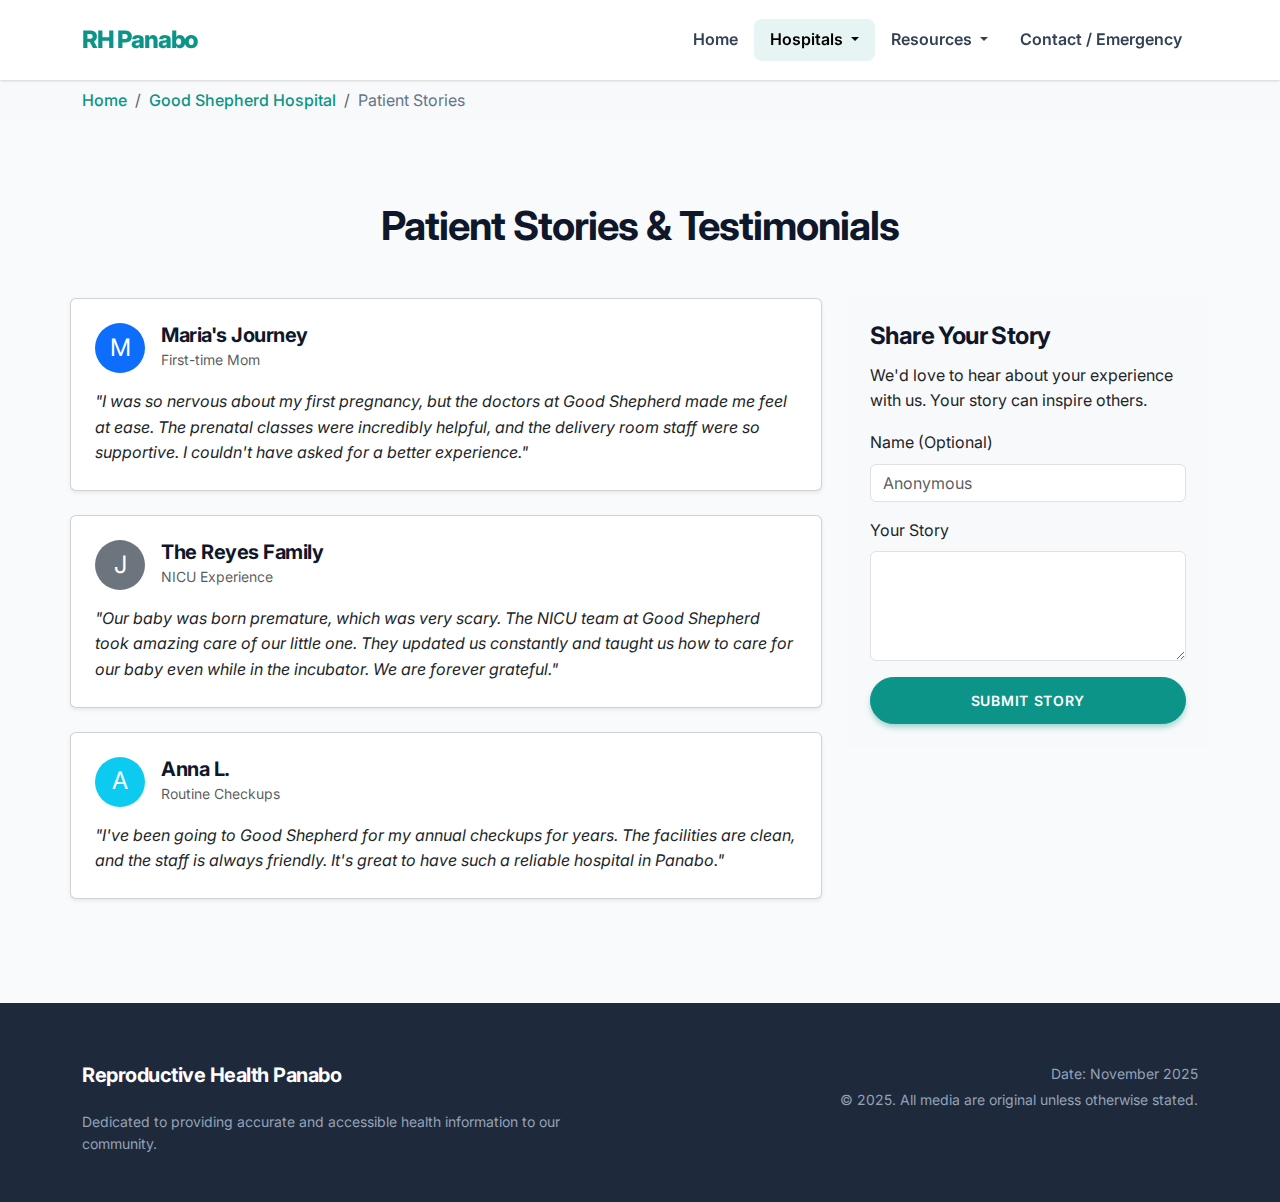
<file: Hospitals/goodshepherd/goodshepherd_patientstories.html>
<!DOCTYPE html>
<html lang="en">

<head>
    <meta charset="UTF-8">
    <meta name="viewport" content="width=device-width, initial-scale=1.0">
    <title>Good Shepherd Hospital - Patient Stories</title>
    <link href="https://cdn.jsdelivr.net/npm/bootstrap@5.3.0/dist/css/bootstrap.min.css" rel="stylesheet">
    <link href="https://fonts.googleapis.com/css2?family=Inter:wght@400;500;600;700&display=swap" rel="stylesheet">
    <link rel="stylesheet" href="../../css/style.css">
</head>

<body>

    <!-- Navigation -->
    <nav class="navbar navbar-expand-lg navbar-light sticky-top">
        <div class="container">
            <a class="navbar-brand" href="../../index.html">RH Panabo</a>
            <button class="navbar-toggler" type="button" data-bs-toggle="collapse" data-bs-target="#navbarNav"
                aria-controls="navbarNav" aria-expanded="false" aria-label="Toggle navigation">
                <span class="navbar-toggler-icon"></span>
            </button>
            <div class="collapse navbar-collapse" id="navbarNav">
                <ul class="navbar-nav ms-auto">
                    <li class="nav-item">
                        <a class="nav-link" href="../../index.html">Home</a>
                    </li>
                    <li class="nav-item dropdown">
                        <a class="nav-link dropdown-toggle active" href="#" id="hospitalsDropdown" role="button"
                            data-bs-toggle="dropdown" aria-expanded="false">
                            Hospitals
                        </a>
                        <ul class="dropdown-menu" aria-labelledby="hospitalsDropdown">
                            <li><a class="dropdown-item" href="../rivera/rivera_profile.html">Rivera Medical Center</a>
                            </li>
                            <li><a class="dropdown-item" href="../polymedic/polymedic_profile.html">Panabo Polymedic
                                    Hospital</a></li>
                            <li><a class="dropdown-item active" href="goodshepherd_profile.html">Good Shepherd
                                    Hospital</a></li>
                            <li><a class="dropdown-item" href="../cainglet/cainglet_profile.html">Cainglet Medical
                                    Hospital</a></li>
                        </ul>
                    </li>
                    <li class="nav-item dropdown">
                        <a class="nav-link dropdown-toggle" href="#" id="resourcesDropdown" role="button"
                            data-bs-toggle="dropdown" aria-expanded="false">
                            Resources
                        </a>
                        <ul class="dropdown-menu" aria-labelledby="resourcesDropdown">
                            <li><a class="dropdown-item" href="../rivera/rivera_patientresources.html">Rivera
                                    Resources</a></li>
                            <li><a class="dropdown-item" href="../polymedic/polymedic_preparedness.html">Polymedic
                                    Preparedness</a></li>
                            <li><a class="dropdown-item active" href="goodshepherd_patientstories.html">Good Shepherd
                                    Stories</a></li>
                            <li><a class="dropdown-item" href="../cainglet/cainglet_access.html">Cainglet Access</a>
                            </li>
                        </ul>
                    </li>
                    <li class="nav-item">
                        <a class="nav-link" href="../../index.html#contact">Contact / Emergency</a>
                    </li>
                </ul>
            </div>
        </div>
    </nav>

    <!-- Breadcrumb -->
    <div class="bg-light py-2">
        <div class="container">
            <nav aria-label="breadcrumb">
                <ol class="breadcrumb mb-0">
                    <li class="breadcrumb-item"><a href="../../index.html">Home</a></li>
                    <li class="breadcrumb-item"><a href="goodshepherd_profile.html">Good Shepherd Hospital</a></li>
                    <li class="breadcrumb-item active" aria-current="page">Patient Stories</li>
                </ol>
            </nav>
        </div>
    </div>

    <!-- Main Content -->
    <main class="container section-padding">
        <h1 class="mb-5 text-center">Patient Stories & Testimonials</h1>

        <div class="row justify-content-center">
            <div class="col-lg-8">
                <!-- Story 1 -->
                <div class="card mb-4 shadow-sm">
                    <div class="card-body">
                        <div class="d-flex align-items-center mb-3">
                            <div class="bg-primary text-white rounded-circle d-flex align-items-center justify-content-center me-3"
                                style="width: 50px; height: 50px; font-size: 1.5rem;">M</div>
                            <div>
                                <h5 class="card-title mb-0">Maria's Journey</h5>
                                <small class="text-muted">First-time Mom</small>
                            </div>
                        </div>
                        <p class="card-text fst-italic">"I was so nervous about my first pregnancy, but the doctors at
                            Good Shepherd made me feel at ease. The prenatal classes were incredibly helpful, and the
                            delivery room staff were so supportive. I couldn't have asked for a better experience."</p>
                    </div>
                </div>

                <!-- Story 2 -->
                <div class="card mb-4 shadow-sm">
                    <div class="card-body">
                        <div class="d-flex align-items-center mb-3">
                            <div class="bg-secondary text-white rounded-circle d-flex align-items-center justify-content-center me-3"
                                style="width: 50px; height: 50px; font-size: 1.5rem;">J</div>
                            <div>
                                <h5 class="card-title mb-0">The Reyes Family</h5>
                                <small class="text-muted">NICU Experience</small>
                            </div>
                        </div>
                        <p class="card-text fst-italic">"Our baby was born premature, which was very scary. The NICU
                            team at Good Shepherd took amazing care of our little one. They updated us constantly and
                            taught us how to care for our baby even while in the incubator. We are forever grateful."
                        </p>
                    </div>
                </div>

                <!-- Story 3 -->
                <div class="card mb-4 shadow-sm">
                    <div class="card-body">
                        <div class="d-flex align-items-center mb-3">
                            <div class="bg-info text-white rounded-circle d-flex align-items-center justify-content-center me-3"
                                style="width: 50px; height: 50px; font-size: 1.5rem;">A</div>
                            <div>
                                <h5 class="card-title mb-0">Anna L.</h5>
                                <small class="text-muted">Routine Checkups</small>
                            </div>
                        </div>
                        <p class="card-text fst-italic">"I've been going to Good Shepherd for my annual checkups for
                            years. The facilities are clean, and the staff is always friendly. It's great to have such a
                            reliable hospital in Panabo."</p>
                    </div>
                </div>
            </div>

            <div class="col-lg-4">
                <div class="card bg-light border-0 sticky-top" style="top: 100px;">
                    <div class="card-body">
                        <h4 class="card-title">Share Your Story</h4>
                        <p class="card-text">We'd love to hear about your experience with us. Your story can inspire
                            others.</p>
                        <form>
                            <div class="mb-3">
                                <label for="name" class="form-label">Name (Optional)</label>
                                <input type="text" class="form-control" id="name" placeholder="Anonymous">
                            </div>
                            <div class="mb-3">
                                <label for="story" class="form-label">Your Story</label>
                                <textarea class="form-control" id="story" rows="4"></textarea>
                            </div>
                            <button type="submit" class="btn btn-primary w-100">Submit Story</button>
                        </form>
                    </div>
                </div>
            </div>
        </div>
    </main>

    <!-- Footer -->
    <footer>
        <div class="container">
            <div class="row">
                <div class="col-md-6">
                    <h5>Reproductive Health Panabo</h5>
                    <p class="small">Dedicated to providing accurate and accessible health information to our community.
                    </p>
                </div>
                <div class="col-md-6 text-md-end">
                    <p class="small mb-1">Date: November 2025</p>
                    <p class="small">&copy; 2025. All media are original unless otherwise stated.</p>
                </div>
            </div>
        </div>
    </footer>

    <script src="https://cdn.jsdelivr.net/npm/bootstrap@5.3.0/dist/js/bootstrap.bundle.min.js"></script>
    <script src="../../js/main.js"></script>
</body>

</html>
</file>
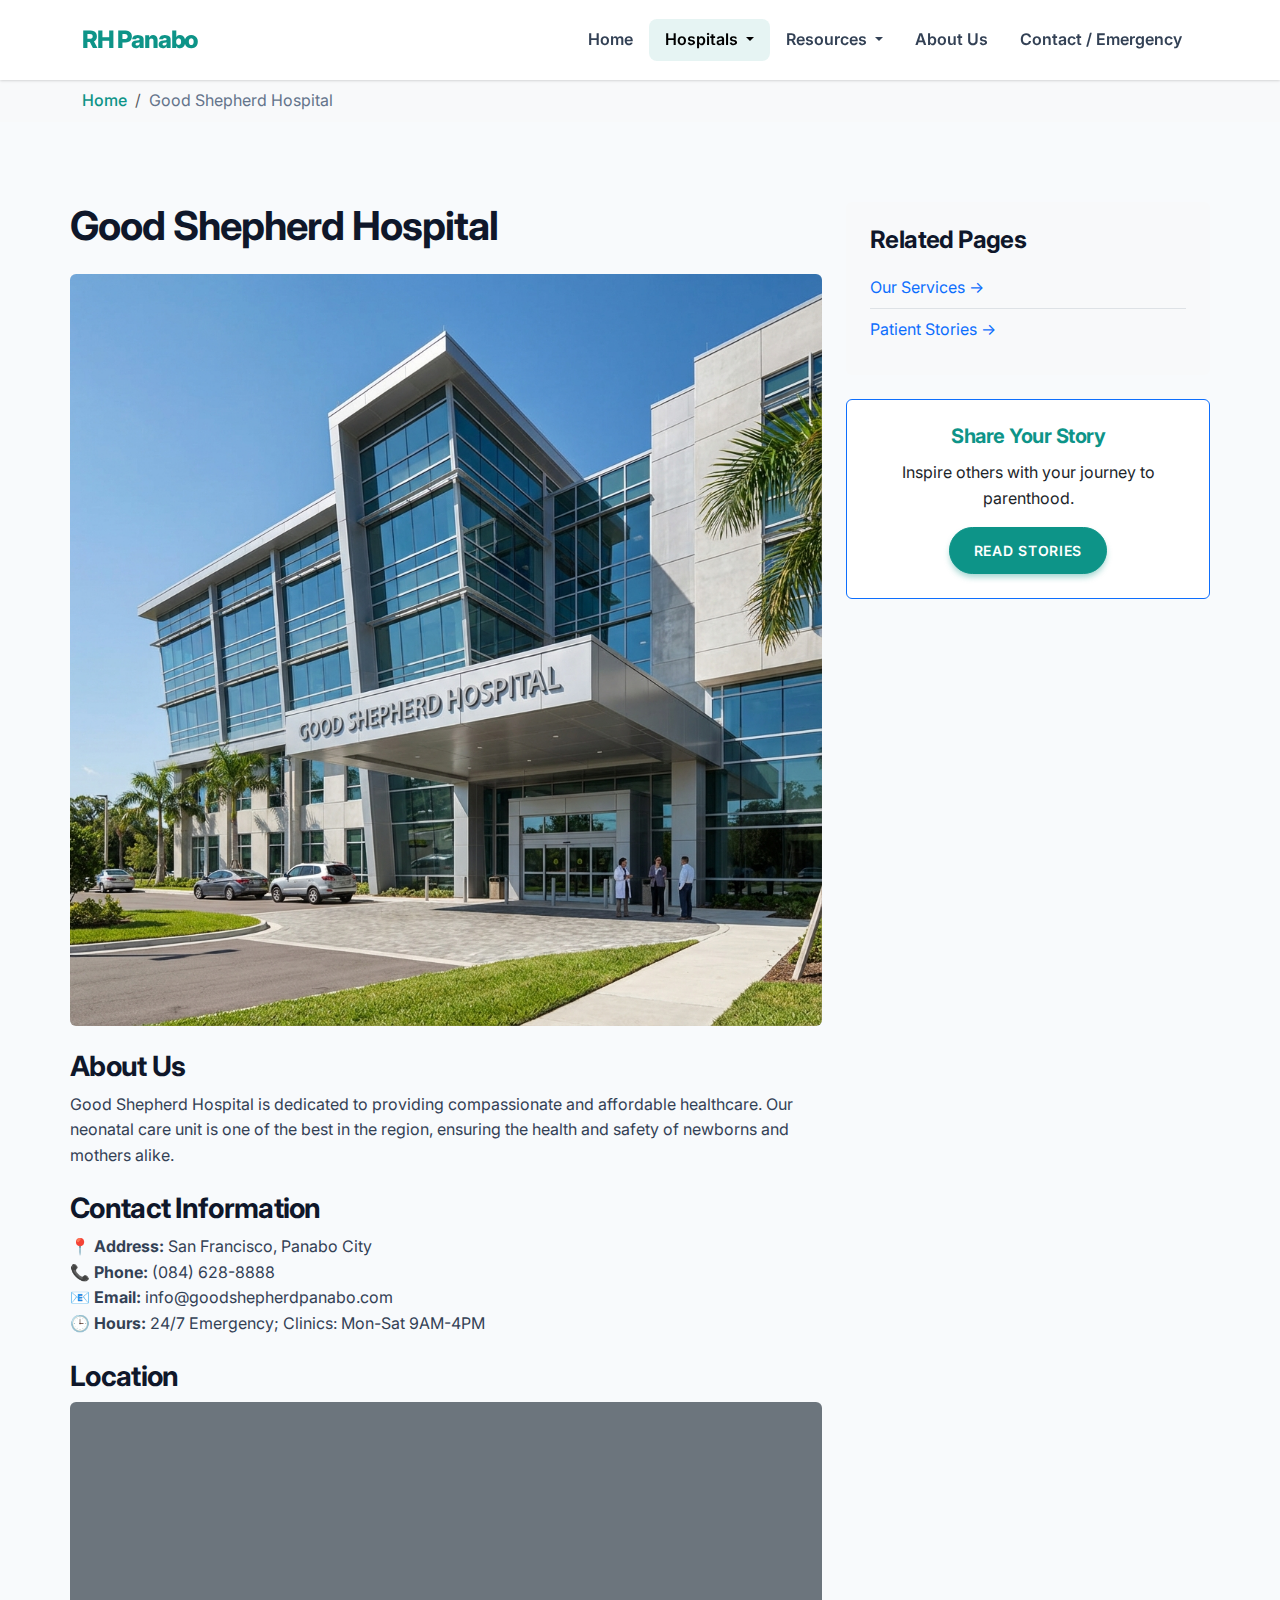
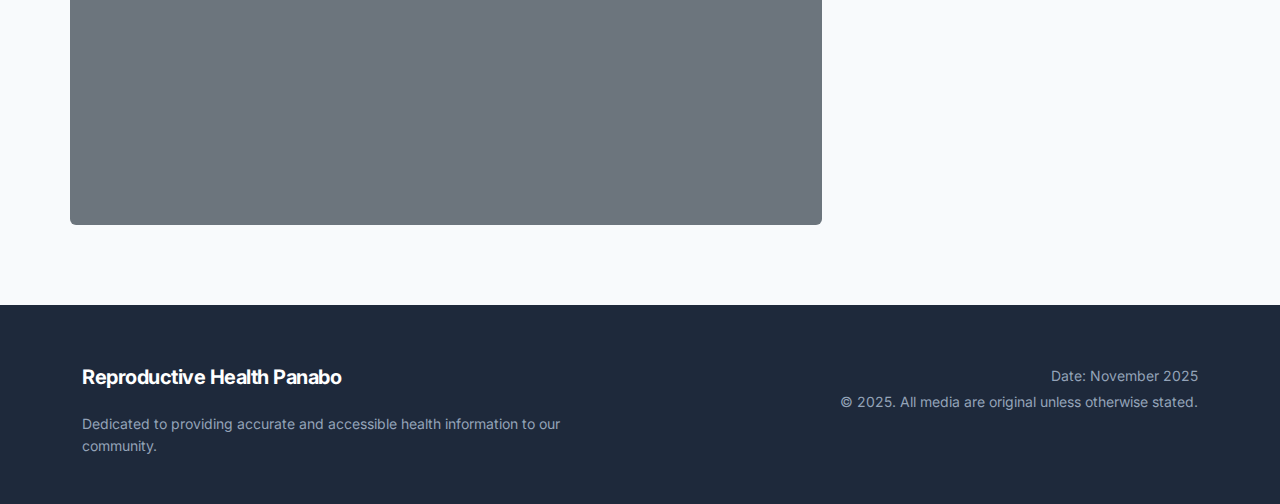
<file: Hospitals/goodshepherd/goodshepherd_profile.html>
<!DOCTYPE html>
<html lang="en">

<head>
    <meta charset="UTF-8">
    <meta name="viewport" content="width=device-width, initial-scale=1.0">
    <title>Good Shepherd Hospital - Profile</title>
    <link href="https://cdn.jsdelivr.net/npm/bootstrap@5.3.0/dist/css/bootstrap.min.css" rel="stylesheet">
    <link href="https://fonts.googleapis.com/css2?family=Inter:wght@400;500;600;700&display=swap" rel="stylesheet">
    <link rel="stylesheet" href="../../css/style.css">
</head>

<body>

    <!-- Navigation -->
    <nav class="navbar navbar-expand-lg navbar-light sticky-top">
        <div class="container">
            <a class="navbar-brand" href="../../index.html">RH Panabo</a>
            <button class="navbar-toggler" type="button" data-bs-toggle="collapse" data-bs-target="#navbarNav"
                aria-controls="navbarNav" aria-expanded="false" aria-label="Toggle navigation">
                <span class="navbar-toggler-icon"></span>
            </button>
            <div class="collapse navbar-collapse" id="navbarNav">
                <ul class="navbar-nav ms-auto">
                    <li class="nav-item">
                        <a class="nav-link" href="../../index.html">Home</a>
                    </li>
                    <li class="nav-item dropdown">
                        <a class="nav-link dropdown-toggle active" href="#" id="hospitalsDropdown" role="button"
                            data-bs-toggle="dropdown" aria-expanded="false">
                            Hospitals
                        </a>
                        <ul class="dropdown-menu" aria-labelledby="hospitalsDropdown">
                            <li><a class="dropdown-item" href="../rivera/rivera_profile.html">Rivera Medical Center</a>
                            </li>
                            <li><a class="dropdown-item" href="../polymedic/polymedic_profile.html">Panabo Polymedic
                                    Hospital</a></li>
                            <li><a class="dropdown-item active" href="goodshepherd_profile.html">Good Shepherd
                                    Hospital</a></li>
                            <li><a class="dropdown-item" href="../cainglet/cainglet_profile.html">Cainglet Medical
                                    Hospital</a></li>
                        </ul>
                    </li>
                    <li class="nav-item dropdown">
                        <a class="nav-link dropdown-toggle" href="#" id="resourcesDropdown" role="button"
                            data-bs-toggle="dropdown" aria-expanded="false">
                            Resources
                        </a>
                        <ul class="dropdown-menu" aria-labelledby="resourcesDropdown">
                            <li><a class="dropdown-item" href="../rivera/rivera_patientresources.html">Rivera
                                    Resources</a></li>
                            <li><a class="dropdown-item" href="../polymedic/polymedic_preparedness.html">Polymedic
                                    Preparedness</a></li>
                            <li><a class="dropdown-item" href="goodshepherd_patientstories.html">Good Shepherd
                                    Stories</a></li>
                            <li><a class="dropdown-item" href="../cainglet/cainglet_access.html">Cainglet Access</a>
                            </li>
                        </ul>
                    </li>
                    <li class="nav-item">
                        <a class="nav-link" href="../../about_us.html">About Us</a>
                    </li>
                    <li class="nav-item">
                        <a class="nav-link" href="../../index.html#contact">Contact / Emergency</a>
                    </li>
                </ul>
            </div>
        </div>
    </nav>

    <!-- Breadcrumb -->
    <div class="bg-light py-2">
        <div class="container">
            <nav aria-label="breadcrumb">
                <ol class="breadcrumb mb-0">
                    <li class="breadcrumb-item"><a href="../../index.html">Home</a></li>
                    <li class="breadcrumb-item active" aria-current="page">Good Shepherd Hospital</li>
                </ol>
            </nav>
        </div>
    </div>

    <!-- Main Content -->
    <main class="container section-padding">
        <div class="row">
            <div class="col-lg-8">
                <h1 class="mb-4">Good Shepherd Hospital</h1>
                <img src="../../img/goodshepherd/profile.png" class="img-fluid rounded mb-4 w-100"
                    alt="Good Shepherd Hospital Facade">

                <h3>About Us</h3>
                <p>Good Shepherd Hospital is dedicated to providing compassionate and affordable healthcare. Our
                    neonatal care unit is one of the best in the region, ensuring the health and safety of newborns and
                    mothers alike.</p>

                <h3 class="mt-4">Contact Information</h3>
                <ul class="list-unstyled">
                    <li><strong>📍 Address:</strong> San Francisco, Panabo City</li>
                    <li><strong>📞 Phone:</strong> (084) 628-8888</li>
                    <li><strong>📧 Email:</strong> info@goodshepherdpanabo.com</li>
                    <li><strong>🕒 Hours:</strong> 24/7 Emergency; Clinics: Mon-Sat 9AM-4PM</li>
                </ul>

                <h3 class="mt-4">Location</h3>
                <div
                    class="ratio ratio-16x9 bg-secondary rounded d-flex align-items-center justify-content-center text-white">
                    <iframe
                        src="https://www.google.com/maps/embed?pb=!1m18!1m12!1m3!1d3957.5298015549!2d125.6755759117117!3d7.29421319268296!2m3!1f0!2f0!3f0!3m2!1i1024!2i768!4f13.1!3m3!1m2!1s0x32f945001ec3fb4b%3A0x7ba1d9f6d2eb79eb!2sGood%20Shepherd%20Hospital!5e0!3m2!1sen!2sph!4v1763837571329!5m2!1sen!2sph"
                        width="600" height="450" style="border:0;" allowfullscreen="" loading="lazy"
                        referrerpolicy="no-referrer-when-downgrade"></iframe>
                </div>
            </div>

            <div class="col-lg-4 mt-4 mt-lg-0">
                <div class="card bg-light border-0">
                    <div class="card-body">
                        <h4 class="card-title">Related Pages</h4>
                        <ul class="list-group list-group-flush bg-transparent">
                            <li class="list-group-item bg-transparent px-0"><a href="goodshepherd_services.html"
                                    class="text-decoration-none">Our Services &rarr;</a></li>
                            <li class="list-group-item bg-transparent px-0"><a href="goodshepherd_patientstories.html"
                                    class="text-decoration-none">Patient Stories &rarr;</a></li>
                        </ul>
                    </div>
                </div>

                <div class="card mt-4 border-primary">
                    <div class="card-body text-center">
                        <h5 class="card-title text-primary-custom">Share Your Story</h5>
                        <p class="card-text">Inspire others with your journey to parenthood.</p>
                        <a href="goodshepherd_patientstories.html" class="btn btn-primary">Read Stories</a>
                    </div>
                </div>
            </div>
        </div>
    </main>

    <!-- Footer -->
    <footer>
        <div class="container">
            <div class="row">
                <div class="col-md-6">
                    <h5>Reproductive Health Panabo</h5>
                    <p class="small">Dedicated to providing accurate and accessible health information to our community.
                    </p>
                </div>
                <div class="col-md-6 text-md-end">
                    <p class="small mb-1">Date: November 2025</p>
                    <p class="small">&copy; 2025. All media are original unless otherwise stated.</p>
                </div>
            </div>
        </div>
    </footer>

    <script src="https://cdn.jsdelivr.net/npm/bootstrap@5.3.0/dist/js/bootstrap.bundle.min.js"></script>
    <script src="../../js/main.js"></script>
</body>

</html>
</file>
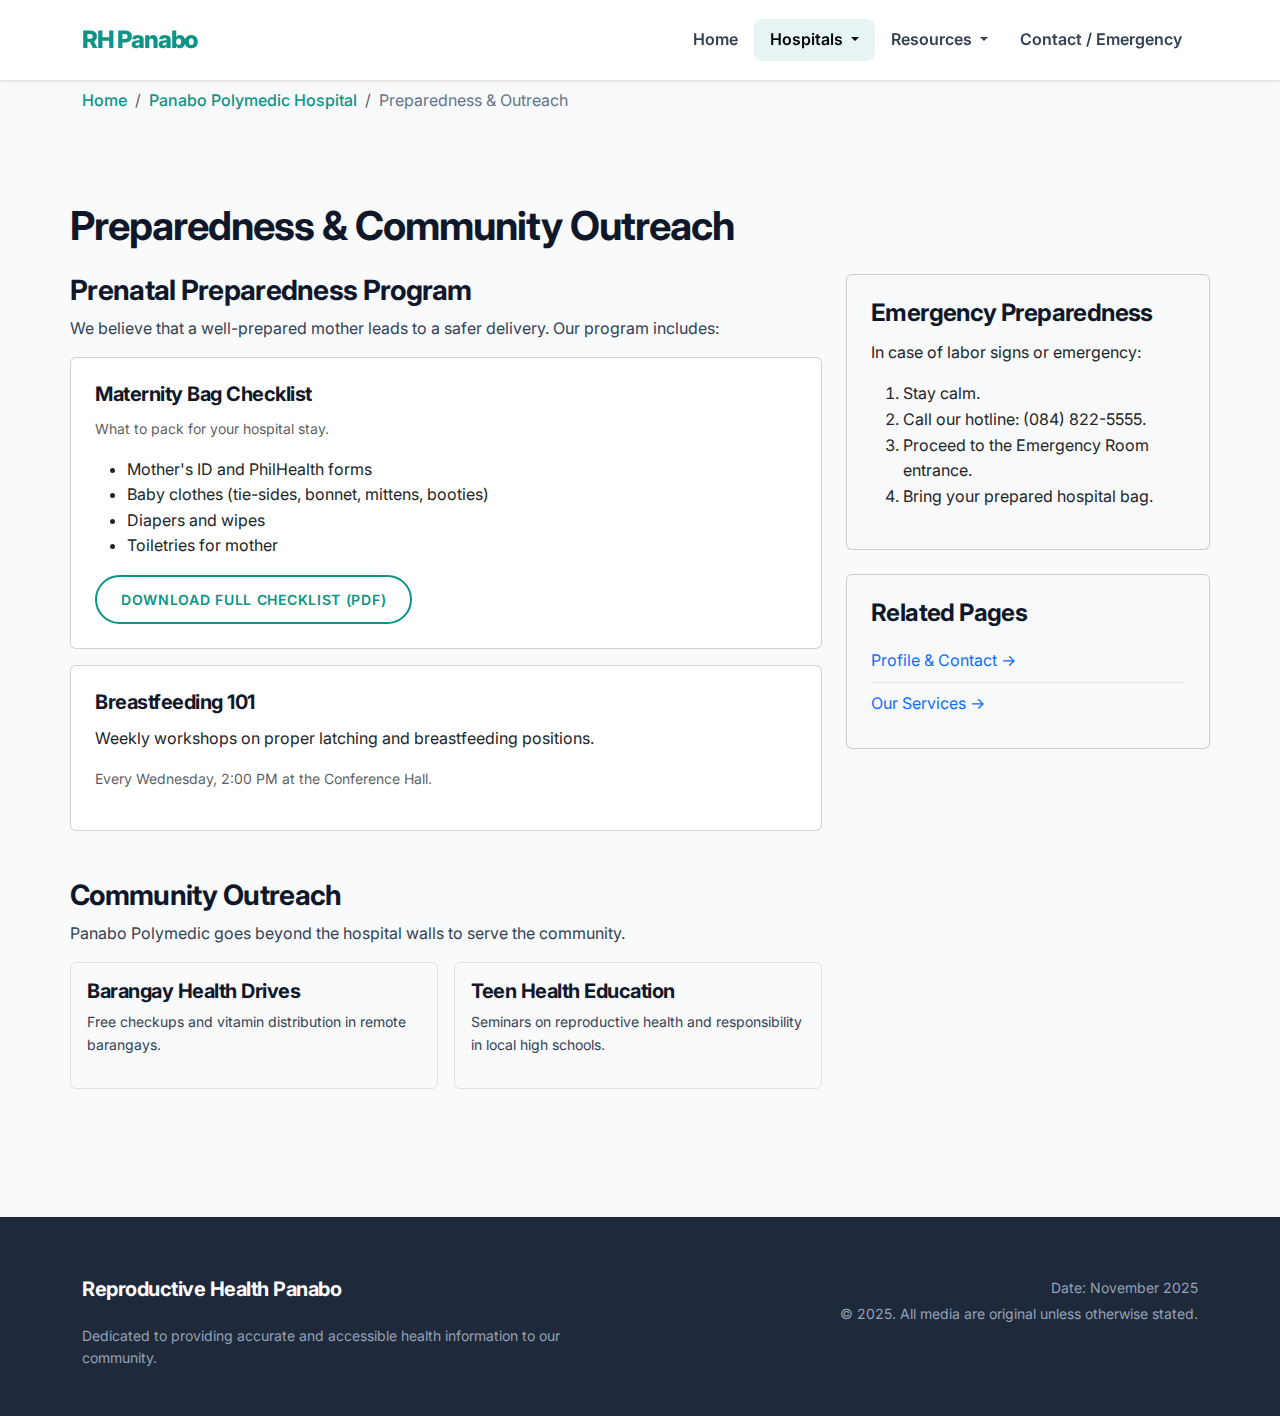
<file: Hospitals/polymedic/polymedic_preparedness.html>
<!DOCTYPE html>
<html lang="en">

<head>
    <meta charset="UTF-8">
    <meta name="viewport" content="width=device-width, initial-scale=1.0">
    <title>Panabo Polymedic Hospital - Preparedness</title>
    <link href="https://cdn.jsdelivr.net/npm/bootstrap@5.3.0/dist/css/bootstrap.min.css" rel="stylesheet">
    <link href="https://fonts.googleapis.com/css2?family=Inter:wght@400;500;600;700&display=swap" rel="stylesheet">
    <link rel="stylesheet" href="../../css/style.css">
</head>

<body>

    <!-- Navigation -->
    <nav class="navbar navbar-expand-lg navbar-light sticky-top">
        <div class="container">
            <a class="navbar-brand" href="../../index.html">RH Panabo</a>
            <button class="navbar-toggler" type="button" data-bs-toggle="collapse" data-bs-target="#navbarNav"
                aria-controls="navbarNav" aria-expanded="false" aria-label="Toggle navigation">
                <span class="navbar-toggler-icon"></span>
            </button>
            <div class="collapse navbar-collapse" id="navbarNav">
                <ul class="navbar-nav ms-auto">
                    <li class="nav-item">
                        <a class="nav-link" href="../../index.html">Home</a>
                    </li>
                    <li class="nav-item dropdown">
                        <a class="nav-link dropdown-toggle active" href="#" id="hospitalsDropdown" role="button"
                            data-bs-toggle="dropdown" aria-expanded="false">
                            Hospitals
                        </a>
                        <ul class="dropdown-menu" aria-labelledby="hospitalsDropdown">
                            <li><a class="dropdown-item" href="../rivera/rivera_profile.html">Rivera Medical Center</a>
                            </li>
                            <li><a class="dropdown-item active" href="polymedic_profile.html">Panabo Polymedic
                                    Hospital</a></li>
                            <li><a class="dropdown-item" href="../goodshepherd/goodshepherd_profile.html">Good Shepherd
                                    Hospital</a></li>
                            <li><a class="dropdown-item" href="../cainglet/cainglet_profile.html">Cainglet Medical
                                    Hospital</a></li>
                        </ul>
                    </li>
                    <li class="nav-item dropdown">
                        <a class="nav-link dropdown-toggle" href="#" id="resourcesDropdown" role="button"
                            data-bs-toggle="dropdown" aria-expanded="false">
                            Resources
                        </a>
                        <ul class="dropdown-menu" aria-labelledby="resourcesDropdown">
                            <li><a class="dropdown-item" href="../rivera/rivera_patientresources.html">Rivera
                                    Resources</a></li>
                            <li><a class="dropdown-item active" href="polymedic_preparedness.html">Polymedic
                                    Preparedness</a></li>
                            <li><a class="dropdown-item" href="../goodshepherd/goodshepherd_patientstories.html">Good
                                    Shepherd Stories</a></li>
                            <li><a class="dropdown-item" href="../cainglet/cainglet_access.html">Cainglet Access</a>
                            </li>
                        </ul>
                    </li>
                    <li class="nav-item">
                        <a class="nav-link" href="../../index.html#contact">Contact / Emergency</a>
                    </li>
                </ul>
            </div>
        </div>
    </nav>

    <!-- Breadcrumb -->
    <div class="bg-light py-2">
        <div class="container">
            <nav aria-label="breadcrumb">
                <ol class="breadcrumb mb-0">
                    <li class="breadcrumb-item"><a href="../../index.html">Home</a></li>
                    <li class="breadcrumb-item"><a href="polymedic_profile.html">Panabo Polymedic Hospital</a></li>
                    <li class="breadcrumb-item active" aria-current="page">Preparedness & Outreach</li>
                </ol>
            </nav>
        </div>
    </div>

    <!-- Main Content -->
    <main class="container section-padding">
        <h1 class="mb-4">Preparedness & Community Outreach</h1>

        <div class="row">
            <div class="col-lg-8">
                <section class="mb-5">
                    <h3>Prenatal Preparedness Program</h3>
                    <p>We believe that a well-prepared mother leads to a safer delivery. Our program includes:</p>
                    <div class="card mb-3">
                        <div class="card-body">
                            <h5 class="card-title">Maternity Bag Checklist</h5>
                            <p class="card-text small text-muted">What to pack for your hospital stay.</p>
                            <ul>
                                <li>Mother's ID and PhilHealth forms</li>
                                <li>Baby clothes (tie-sides, bonnet, mittens, booties)</li>
                                <li>Diapers and wipes</li>
                                <li>Toiletries for mother</li>
                            </ul>
                            <a href="#" class="btn btn-sm btn-outline-primary">Download Full Checklist (PDF)</a>
                        </div>
                    </div>
                    <div class="card mb-3">
                        <div class="card-body">
                            <h5 class="card-title">Breastfeeding 101</h5>
                            <p class="card-text">Weekly workshops on proper latching and breastfeeding positions.</p>
                            <p class="small text-muted">Every Wednesday, 2:00 PM at the Conference Hall.</p>
                        </div>
                    </div>
                </section>

                <section class="mb-5">
                    <h3>Community Outreach</h3>
                    <p>Panabo Polymedic goes beyond the hospital walls to serve the community.</p>
                    <div class="row g-3">
                        <div class="col-md-6">
                            <div class="border rounded p-3 h-100">
                                <h5>Barangay Health Drives</h5>
                                <p class="small">Free checkups and vitamin distribution in remote barangays.</p>
                            </div>
                        </div>
                        <div class="col-md-6">
                            <div class="border rounded p-3 h-100">
                                <h5>Teen Health Education</h5>
                                <p class="small">Seminars on reproductive health and responsibility in local high
                                    schools.</p>
                            </div>
                        </div>
                    </div>
                </section>
            </div>

            <div class="col-lg-4">
                <div class="card bg-light border-1 mb-4">
                    <div class="card-body">
                        <h4 class="card-title">Emergency Preparedness</h4>
                        <p class="card-text">In case of labor signs or emergency:</p>
                        <ol>
                            <li>Stay calm.</li>
                            <li>Call our hotline: (084) 822-5555.</li>
                            <li>Proceed to the Emergency Room entrance.</li>
                            <li>Bring your prepared hospital bag.</li>
                        </ol>
                    </div>
                </div>

                <div class="card bg-light border-1">
                    <div class="card-body">
                        <h4 class="card-title">Related Pages</h4>
                        <ul class="list-group list-group-flush bg-transparent">
                            <li class="list-group-item bg-transparent px-0"><a href="polymedic_profile.html"
                                    class="text-decoration-none">Profile & Contact &rarr;</a></li>
                            <li class="list-group-item bg-transparent px-0"><a href="polymedic_services.html"
                                    class="text-decoration-none">Our Services &rarr;</a></li>
                        </ul>
                    </div>
                </div>
            </div>
        </div>
    </main>

    <!-- Footer -->
    <footer>
        <div class="container">
            <div class="row">
                <div class="col-md-6">
                    <h5>Reproductive Health Panabo</h5>
                    <p class="small">Dedicated to providing accurate and accessible health information to our community.
                    </p>
                </div>
                <div class="col-md-6 text-md-end">
                    <p class="small mb-1">Date: November 2025</p>
                    <p class="small">&copy; 2025. All media are original unless otherwise stated.</p>
                </div>
            </div>
        </div>
    </footer>

    <script src="https://cdn.jsdelivr.net/npm/bootstrap@5.3.0/dist/js/bootstrap.bundle.min.js"></script>
    <script src="../../js/main.js"></script>
</body>

</html>
</file>
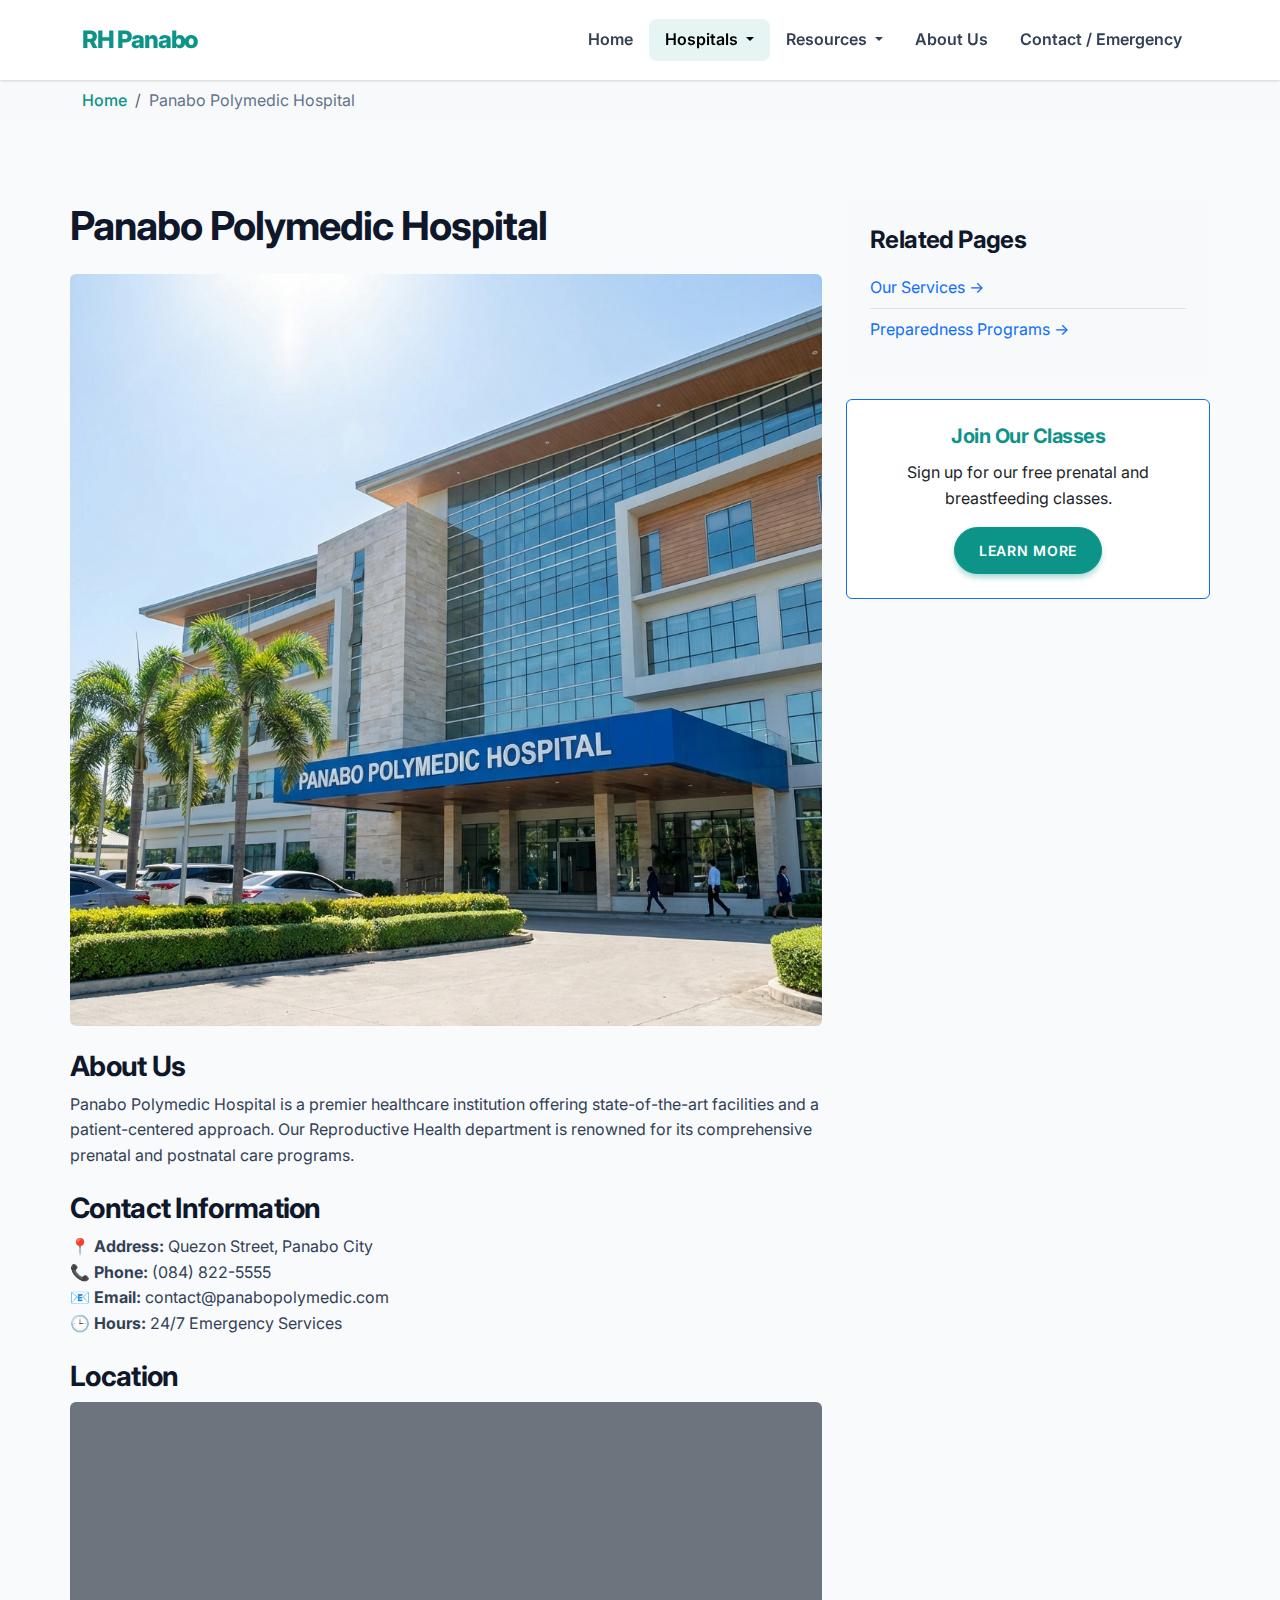
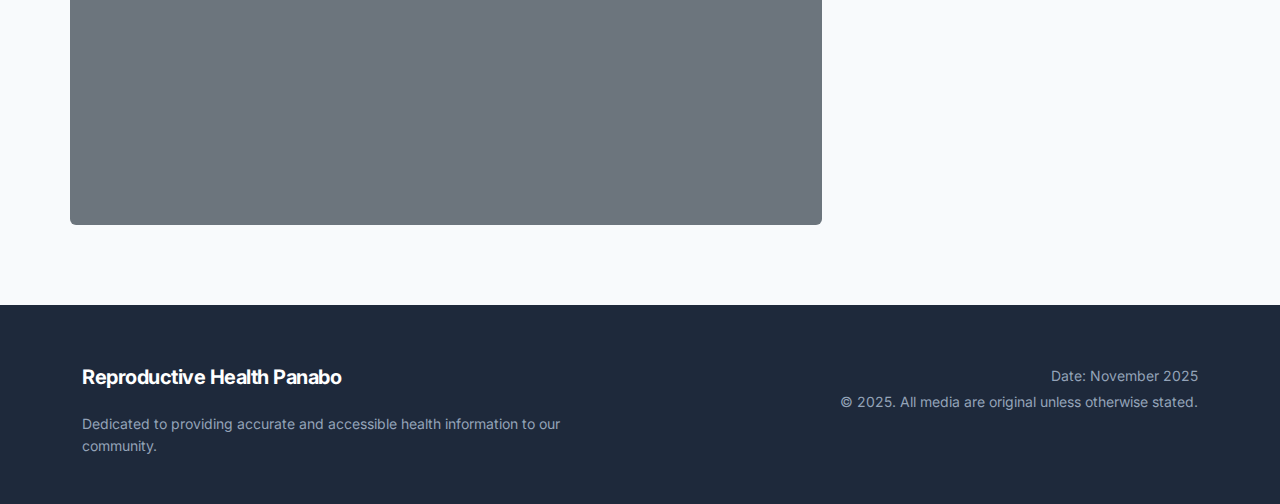
<file: Hospitals/polymedic/polymedic_profile.html>
<!DOCTYPE html>
<html lang="en">

<head>
    <meta charset="UTF-8">
    <meta name="viewport" content="width=device-width, initial-scale=1.0">
    <title>Panabo Polymedic Hospital - Profile</title>
    <link href="https://cdn.jsdelivr.net/npm/bootstrap@5.3.0/dist/css/bootstrap.min.css" rel="stylesheet">
    <link href="https://fonts.googleapis.com/css2?family=Inter:wght@400;500;600;700&display=swap" rel="stylesheet">
    <link rel="stylesheet" href="../../css/style.css">
</head>

<body>

    <!-- Navigation -->
    <nav class="navbar navbar-expand-lg navbar-light sticky-top">
        <div class="container">
            <a class="navbar-brand" href="../../index.html">RH Panabo</a>
            <button class="navbar-toggler" type="button" data-bs-toggle="collapse" data-bs-target="#navbarNav"
                aria-controls="navbarNav" aria-expanded="false" aria-label="Toggle navigation">
                <span class="navbar-toggler-icon"></span>
            </button>
            <div class="collapse navbar-collapse" id="navbarNav">
                <ul class="navbar-nav ms-auto">
                    <li class="nav-item">
                        <a class="nav-link" href="../../index.html">Home</a>
                    </li>
                    <li class="nav-item dropdown">
                        <a class="nav-link dropdown-toggle active" href="#" id="hospitalsDropdown" role="button"
                            data-bs-toggle="dropdown" aria-expanded="false">
                            Hospitals
                        </a>
                        <ul class="dropdown-menu" aria-labelledby="hospitalsDropdown">
                            <li><a class="dropdown-item" href="../rivera/rivera_profile.html">Rivera Medical Center</a>
                            </li>
                            <li><a class="dropdown-item active" href="polymedic_profile.html">Panabo Polymedic
                                    Hospital</a></li>
                            <li><a class="dropdown-item" href="../goodshepherd/goodshepherd_profile.html">Good Shepherd
                                    Hospital</a></li>
                            <li><a class="dropdown-item" href="../cainglet/cainglet_profile.html">Cainglet Medical
                                    Hospital</a></li>
                        </ul>
                    </li>
                    <li class="nav-item dropdown">
                        <a class="nav-link dropdown-toggle" href="#" id="resourcesDropdown" role="button"
                            data-bs-toggle="dropdown" aria-expanded="false">
                            Resources
                        </a>
                        <ul class="dropdown-menu" aria-labelledby="resourcesDropdown">
                            <li><a class="dropdown-item" href="../rivera/rivera_patientresources.html">Rivera
                                    Resources</a></li>
                            <li><a class="dropdown-item" href="polymedic_preparedness.html">Polymedic Preparedness</a>
                            </li>
                            <li><a class="dropdown-item" href="../goodshepherd/goodshepherd_patientstories.html">Good
                                    Shepherd Stories</a></li>
                            <li><a class="dropdown-item" href="../cainglet/cainglet_access.html">Cainglet Access</a>
                            </li>
                        </ul>
                    </li>
                    <li class="nav-item">
                        <a class="nav-link" href="../../about_us.html">About Us</a>
                    </li>
                    <li class="nav-item">
                        <a class="nav-link" href="../../index.html#contact">Contact / Emergency</a>
                    </li>
                </ul>
            </div>
        </div>
    </nav>

    <!-- Breadcrumb -->
    <div class="bg-light py-2">
        <div class="container">
            <nav aria-label="breadcrumb">
                <ol class="breadcrumb mb-0">
                    <li class="breadcrumb-item"><a href="../../index.html">Home</a></li>
                    <li class="breadcrumb-item active" aria-current="page">Panabo Polymedic Hospital</li>
                </ol>
            </nav>
        </div>
    </div>

    <!-- Main Content -->
    <main class="container section-padding">
        <div class="row">
            <div class="col-lg-8">
                <h1 class="mb-4">Panabo Polymedic Hospital</h1>
                <img src="../../img/polymedic/profile.png" class="img-fluid rounded mb-4 w-100"
                    alt="Panabo Polymedic Hospital Facade">

                <h3>About Us</h3>
                <p>Panabo Polymedic Hospital is a premier healthcare institution offering state-of-the-art facilities
                    and a patient-centered approach. Our Reproductive Health department is renowned for its
                    comprehensive prenatal and postnatal care programs.</p>

                <h3 class="mt-4">Contact Information</h3>
                <ul class="list-unstyled">
                    <li><strong>📍 Address:</strong> Quezon Street, Panabo City</li>
                    <li><strong>📞 Phone:</strong> (084) 822-5555</li>
                    <li><strong>📧 Email:</strong> contact@panabopolymedic.com</li>
                    <li><strong>🕒 Hours:</strong> 24/7 Emergency Services</li>
                </ul>

                <h3 class="mt-4">Location</h3>
                <div
                    class="ratio ratio-16x9 bg-secondary rounded d-flex align-items-center justify-content-center text-white">
                    <iframe
                        src="https://www.google.com/maps/embed?pb=!1m18!1m12!1m3!1d3957.4500781177408!2d125.67624121171198!3d7.303224892674096!2m3!1f0!2f0!3f0!3m2!1i1024!2i768!4f13.1!3m3!1m2!1s0x32f9444b0afb3a79%3A0x8edab951d776157f!2sPanabo%20Polymedic%20Hospital%2C%20Inc.!5e0!3m2!1sen!2sph!4v1763837521536!5m2!1sen!2sph"
                        width="600" height="450" style="border:0;" allowfullscreen="" loading="lazy"
                        referrerpolicy="no-referrer-when-downgrade"></iframe>
                </div>
            </div>

            <div class="col-lg-4 mt-4 mt-lg-0">
                <div class="card bg-light border-0">
                    <div class="card-body">
                        <h4 class="card-title">Related Pages</h4>
                        <ul class="list-group list-group-flush bg-transparent">
                            <li class="list-group-item bg-transparent px-0"><a href="polymedic_services.html"
                                    class="text-decoration-none">Our Services &rarr;</a></li>
                            <li class="list-group-item bg-transparent px-0"><a href="polymedic_preparedness.html"
                                    class="text-decoration-none">Preparedness Programs &rarr;</a></li>
                        </ul>
                    </div>
                </div>

                <div class="card mt-4 border-primary">
                    <div class="card-body text-center">
                        <h5 class="card-title text-primary-custom">Join Our Classes</h5>
                        <p class="card-text">Sign up for our free prenatal and breastfeeding classes.</p>
                        <a href="polymedic_preparedness.html" class="btn btn-primary">Learn More</a>
                    </div>
                </div>
            </div>
        </div>
    </main>

    <!-- Footer -->
    <footer>
        <div class="container">
            <div class="row">
                <div class="col-md-6">
                    <h5>Reproductive Health Panabo</h5>
                    <p class="small">Dedicated to providing accurate and accessible health information to our community.
                    </p>
                </div>
                <div class="col-md-6 text-md-end">
                    <p class="small mb-1">Date: November 2025</p>
                    <p class="small">&copy; 2025. All media are original unless otherwise stated.</p>
                </div>
            </div>
        </div>
    </footer>

    <script src="https://cdn.jsdelivr.net/npm/bootstrap@5.3.0/dist/js/bootstrap.bundle.min.js"></script>
    <script src="../../js/main.js"></script>
</body>

</html>
</file>
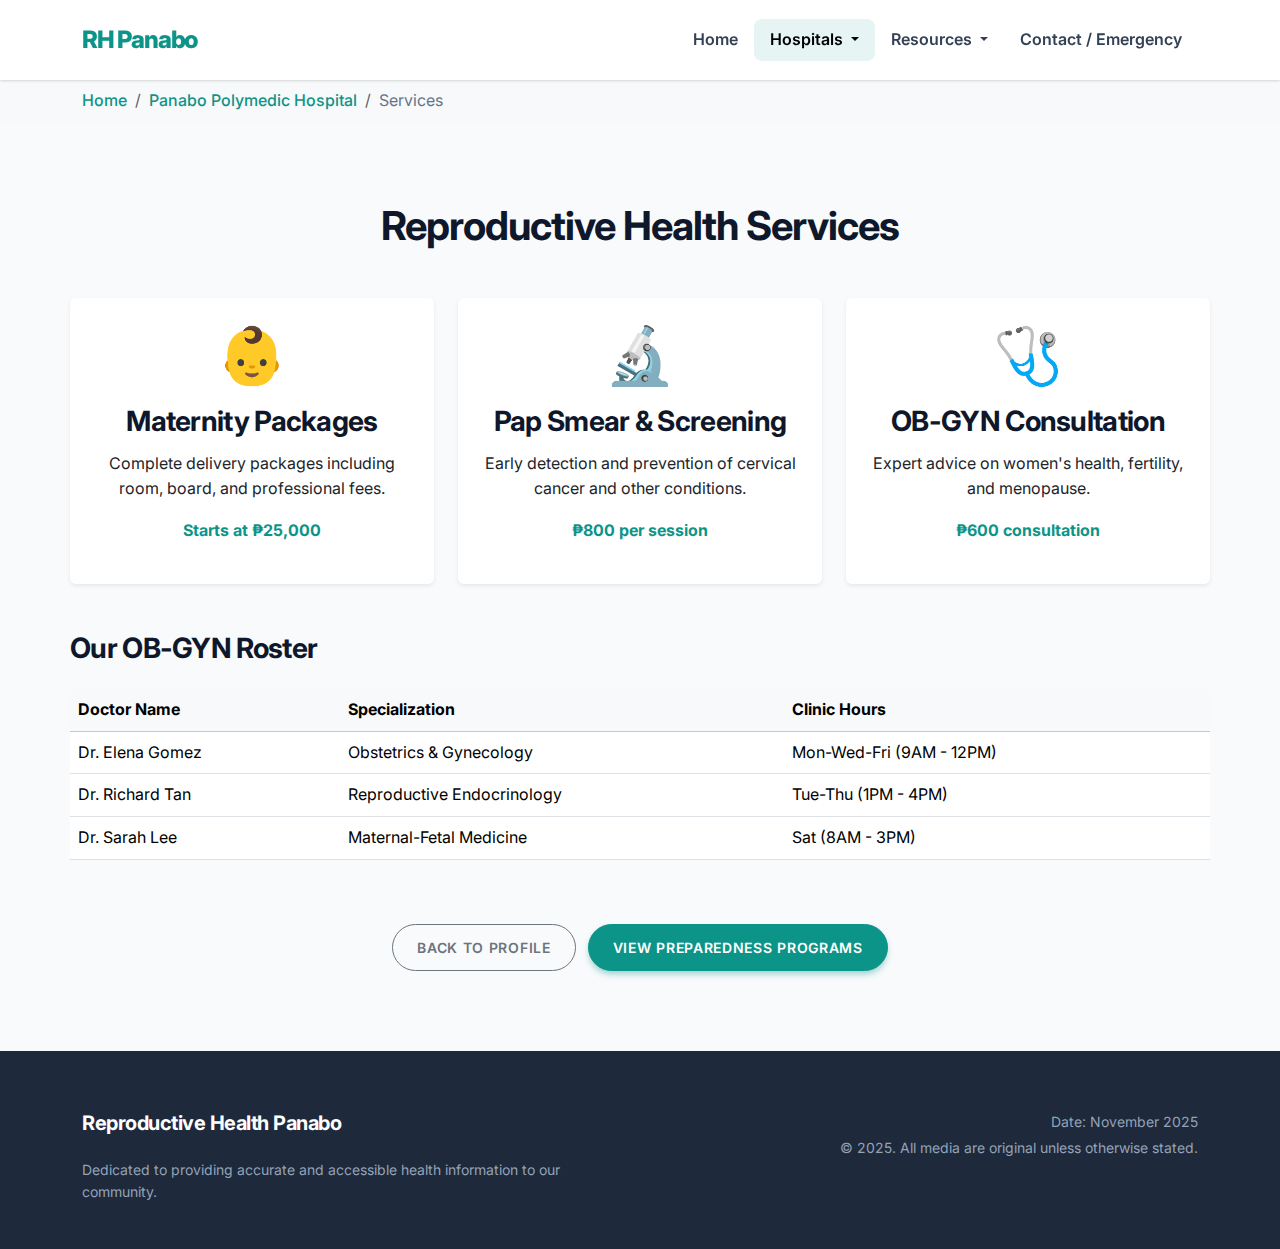
<file: Hospitals/polymedic/polymedic_services.html>
<!DOCTYPE html>
<html lang="en">

<head>
    <meta charset="UTF-8">
    <meta name="viewport" content="width=device-width, initial-scale=1.0">
    <title>Panabo Polymedic Hospital - Services</title>
    <link href="https://cdn.jsdelivr.net/npm/bootstrap@5.3.0/dist/css/bootstrap.min.css" rel="stylesheet">
    <link href="https://fonts.googleapis.com/css2?family=Inter:wght@400;500;600;700&display=swap" rel="stylesheet">
    <link rel="stylesheet" href="../../css/style.css">
</head>

<body>

    <!-- Navigation -->
    <nav class="navbar navbar-expand-lg navbar-light sticky-top">
        <div class="container">
            <a class="navbar-brand" href="../../index.html">RH Panabo</a>
            <button class="navbar-toggler" type="button" data-bs-toggle="collapse" data-bs-target="#navbarNav"
                aria-controls="navbarNav" aria-expanded="false" aria-label="Toggle navigation">
                <span class="navbar-toggler-icon"></span>
            </button>
            <div class="collapse navbar-collapse" id="navbarNav">
                <ul class="navbar-nav ms-auto">
                    <li class="nav-item">
                        <a class="nav-link" href="../../index.html">Home</a>
                    </li>
                    <li class="nav-item dropdown">
                        <a class="nav-link dropdown-toggle active" href="#" id="hospitalsDropdown" role="button"
                            data-bs-toggle="dropdown" aria-expanded="false">
                            Hospitals
                        </a>
                        <ul class="dropdown-menu" aria-labelledby="hospitalsDropdown">
                            <li><a class="dropdown-item" href="../rivera/rivera_profile.html">Rivera Medical Center</a>
                            </li>
                            <li><a class="dropdown-item active" href="polymedic_profile.html">Panabo Polymedic
                                    Hospital</a></li>
                            <li><a class="dropdown-item" href="../goodshepherd/goodshepherd_profile.html">Good Shepherd
                                    Hospital</a></li>
                            <li><a class="dropdown-item" href="../cainglet/cainglet_profile.html">Cainglet Medical
                                    Hospital</a></li>
                        </ul>
                    </li>
                    <li class="nav-item dropdown">
                        <a class="nav-link dropdown-toggle" href="#" id="resourcesDropdown" role="button"
                            data-bs-toggle="dropdown" aria-expanded="false">
                            Resources
                        </a>
                        <ul class="dropdown-menu" aria-labelledby="resourcesDropdown">
                            <li><a class="dropdown-item" href="../rivera/rivera_patientresources.html">Rivera
                                    Resources</a></li>
                            <li><a class="dropdown-item active" href="polymedic_preparedness.html">Polymedic
                                    Preparedness</a></li>
                            <li><a class="dropdown-item" href="../goodshepherd/goodshepherd_patientstories.html">Good
                                    Shepherd Stories</a></li>
                            <li><a class="dropdown-item" href="../cainglet/cainglet_access.html">Cainglet Access</a>
                            </li>
                        </ul>
                    </li>
                    <li class="nav-item">
                        <a class="nav-link" href="../../index.html#contact">Contact / Emergency</a>
                    </li>
                </ul>
            </div>
        </div>
    </nav>

    <!-- Breadcrumb -->
    <div class="bg-light py-2">
        <div class="container">
            <nav aria-label="breadcrumb">
                <ol class="breadcrumb mb-0">
                    <li class="breadcrumb-item"><a href="../../index.html">Home</a></li>
                    <li class="breadcrumb-item"><a href="polymedic_profile.html">Panabo Polymedic Hospital</a></li>
                    <li class="breadcrumb-item active" aria-current="page">Services</li>
                </ol>
            </nav>
        </div>
    </div>

    <!-- Main Content -->
    <main class="container section-padding">
        <h1 class="mb-5 text-center">Reproductive Health Services</h1>

        <div class="row g-4">
            <div class="col-md-4">
                <div class="card h-100 shadow-sm border-0">
                    <div class="card-body text-center">
                        <div class="display-4 text-primary-custom mb-3">👶</div>
                        <h3 class="card-title">Maternity Packages</h3>
                        <p class="card-text">Complete delivery packages including room, board, and professional fees.
                        </p>
                        <p class="fw-bold text-primary-custom">Starts at ₱25,000</p>
                    </div>
                </div>
            </div>
            <div class="col-md-4">
                <div class="card h-100 shadow-sm border-0">
                    <div class="card-body text-center">
                        <div class="display-4 text-primary-custom mb-3">🔬</div>
                        <h3 class="card-title">Pap Smear & Screening</h3>
                        <p class="card-text">Early detection and prevention of cervical cancer and other conditions.</p>
                        <p class="fw-bold text-primary-custom">₱800 per session</p>
                    </div>
                </div>
            </div>
            <div class="col-md-4">
                <div class="card h-100 shadow-sm border-0">
                    <div class="card-body text-center">
                        <div class="display-4 text-primary-custom mb-3">🩺</div>
                        <h3 class="card-title">OB-GYN Consultation</h3>
                        <p class="card-text">Expert advice on women's health, fertility, and menopause.</p>
                        <p class="fw-bold text-primary-custom">₱600 consultation</p>
                    </div>
                </div>
            </div>
        </div>

        <div class="mt-5">
            <h3 class="mb-4">Our OB-GYN Roster</h3>
            <div class="table-responsive">
                <table class="table table-hover">
                    <thead class="table-light">
                        <tr>
                            <th>Doctor Name</th>
                            <th>Specialization</th>
                            <th>Clinic Hours</th>
                        </tr>
                    </thead>
                    <tbody>
                        <tr>
                            <td>Dr. Elena Gomez</td>
                            <td>Obstetrics & Gynecology</td>
                            <td>Mon-Wed-Fri (9AM - 12PM)</td>
                        </tr>
                        <tr>
                            <td>Dr. Richard Tan</td>
                            <td>Reproductive Endocrinology</td>
                            <td>Tue-Thu (1PM - 4PM)</td>
                        </tr>
                        <tr>
                            <td>Dr. Sarah Lee</td>
                            <td>Maternal-Fetal Medicine</td>
                            <td>Sat (8AM - 3PM)</td>
                        </tr>
                    </tbody>
                </table>
            </div>
        </div>

        <div class="text-center mt-5">
            <a href="polymedic_profile.html" class="btn btn-outline-secondary me-2">Back to Profile</a>
            <a href="polymedic_preparedness.html" class="btn btn-primary">View Preparedness Programs</a>
        </div>
    </main>

    <!-- Footer -->
    <footer>
        <div class="container">
            <div class="row">
                <div class="col-md-6">
                    <h5>Reproductive Health Panabo</h5>
                    <p class="small">Dedicated to providing accurate and accessible health information to our community.
                    </p>
                </div>
                <div class="col-md-6 text-md-end">
                    <p class="small mb-1">Date: November 2025</p>
                    <p class="small">&copy; 2025. All media are original unless otherwise stated.</p>
                </div>
            </div>
        </div>
    </footer>

    <script src="https://cdn.jsdelivr.net/npm/bootstrap@5.3.0/dist/js/bootstrap.bundle.min.js"></script>
    <script src="../../js/main.js"></script>
</body>

</html>
</file>
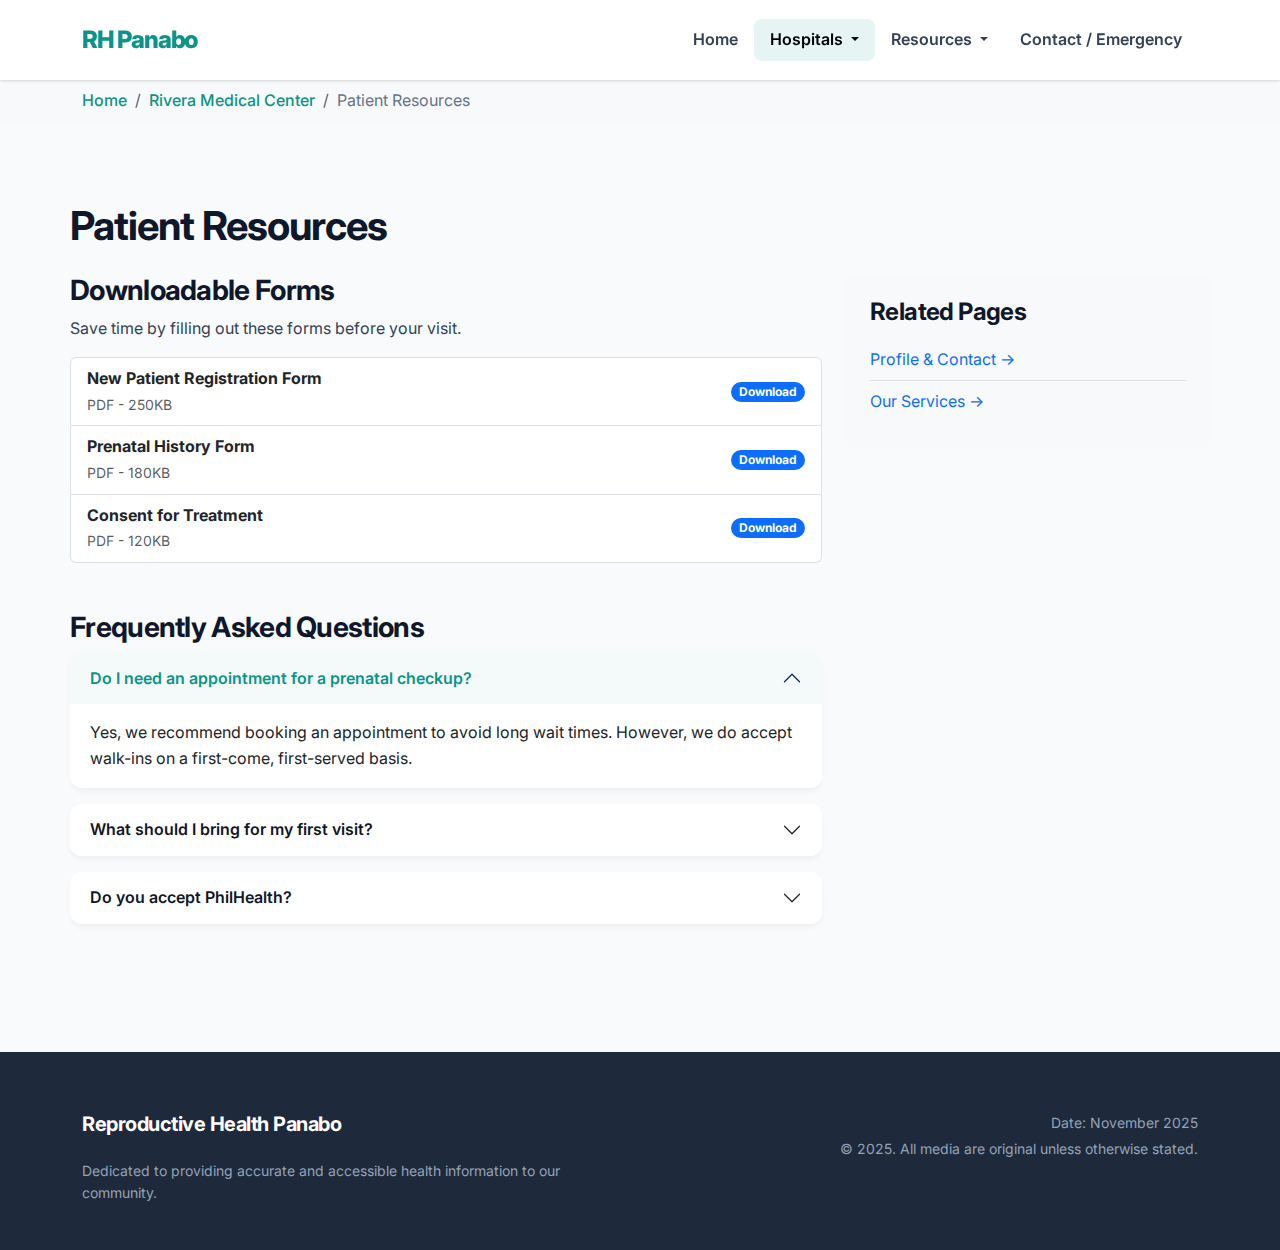
<file: Hospitals/rivera/rivera_patientresources.html>
<!DOCTYPE html>
<html lang="en">

<head>
    <meta charset="UTF-8">
    <meta name="viewport" content="width=device-width, initial-scale=1.0">
    <title>Rivera Medical Center - Patient Resources</title>
    <link href="https://cdn.jsdelivr.net/npm/bootstrap@5.3.0/dist/css/bootstrap.min.css" rel="stylesheet">
    <link href="https://fonts.googleapis.com/css2?family=Inter:wght@400;500;600;700&display=swap" rel="stylesheet">
    <link rel="stylesheet" href="../../css/style.css">
</head>

<body>

    <!-- Navigation -->
    <nav class="navbar navbar-expand-lg navbar-light sticky-top">
        <div class="container">
            <a class="navbar-brand" href="../../index.html">RH Panabo</a>
            <button class="navbar-toggler" type="button" data-bs-toggle="collapse" data-bs-target="#navbarNav"
                aria-controls="navbarNav" aria-expanded="false" aria-label="Toggle navigation">
                <span class="navbar-toggler-icon"></span>
            </button>
            <div class="collapse navbar-collapse" id="navbarNav">
                <ul class="navbar-nav ms-auto">
                    <li class="nav-item">
                        <a class="nav-link" href="../../index.html">Home</a>
                    </li>
                    <li class="nav-item dropdown">
                        <a class="nav-link dropdown-toggle active" href="#" id="hospitalsDropdown" role="button"
                            data-bs-toggle="dropdown" aria-expanded="false">
                            Hospitals
                        </a>
                        <ul class="dropdown-menu" aria-labelledby="hospitalsDropdown">
                            <li><a class="dropdown-item active" href="rivera_profile.html">Rivera Medical Center</a>
                            </li>
                            <li><a class="dropdown-item" href="../polymedic/polymedic_profile.html">Panabo Polymedic
                                    Hospital</a></li>
                            <li><a class="dropdown-item" href="../goodshepherd/goodshepherd_profile.html">Good Shepherd
                                    Hospital</a></li>
                            <li><a class="dropdown-item" href="../cainglet/cainglet_profile.html">Cainglet Medical
                                    Hospital</a></li>
                        </ul>
                    </li>
                    <li class="nav-item dropdown">
                        <a class="nav-link dropdown-toggle" href="#" id="resourcesDropdown" role="button"
                            data-bs-toggle="dropdown" aria-expanded="false">
                            Resources
                        </a>
                        <ul class="dropdown-menu" aria-labelledby="resourcesDropdown">
                            <li><a class="dropdown-item active" href="rivera_patientresources.html">Rivera Resources</a>
                            </li>
                            <li><a class="dropdown-item" href="../polymedic/polymedic_preparedness.html">Polymedic
                                    Preparedness</a></li>
                            <li><a class="dropdown-item" href="../goodshepherd/goodshepherd_patientstories.html">Good
                                    Shepherd Stories</a></li>
                            <li><a class="dropdown-item" href="../cainglet/cainglet_access.html">Cainglet Access</a>
                            </li>
                        </ul>
                    </li>
                    <li class="nav-item">
                        <a class="nav-link" href="../../index.html#contact">Contact / Emergency</a>
                    </li>
                </ul>
            </div>
        </div>
    </nav>

    <!-- Breadcrumb -->
    <div class="bg-light py-2">
        <div class="container">
            <nav aria-label="breadcrumb">
                <ol class="breadcrumb mb-0">
                    <li class="breadcrumb-item"><a href="../../index.html">Home</a></li>
                    <li class="breadcrumb-item"><a href="rivera_profile.html">Rivera Medical Center</a></li>
                    <li class="breadcrumb-item active" aria-current="page">Patient Resources</li>
                </ol>
            </nav>
        </div>
    </div>

    <!-- Main Content -->
    <main class="container section-padding">
        <h1 class="mb-4">Patient Resources</h1>

        <div class="row">
            <div class="col-lg-8">
                <section class="mb-5">
                    <h3>Downloadable Forms</h3>
                    <p>Save time by filling out these forms before your visit.</p>
                    <div class="list-group">
                        <a href="#"
                            class="list-group-item list-group-item-action d-flex justify-content-between align-items-center">
                            <div>
                                <strong>New Patient Registration Form</strong>
                                <br><small class="text-muted">PDF - 250KB</small>
                            </div>
                            <span class="badge bg-primary rounded-pill">Download</span>
                        </a>
                        <a href="#"
                            class="list-group-item list-group-item-action d-flex justify-content-between align-items-center">
                            <div>
                                <strong>Prenatal History Form</strong>
                                <br><small class="text-muted">PDF - 180KB</small>
                            </div>
                            <span class="badge bg-primary rounded-pill">Download</span>
                        </a>
                        <a href="#"
                            class="list-group-item list-group-item-action d-flex justify-content-between align-items-center">
                            <div>
                                <strong>Consent for Treatment</strong>
                                <br><small class="text-muted">PDF - 120KB</small>
                            </div>
                            <span class="badge bg-primary rounded-pill">Download</span>
                        </a>
                    </div>
                </section>

                <section class="mb-5">
                    <h3>Frequently Asked Questions</h3>
                    <div class="accordion" id="faqAccordion">
                        <div class="accordion-item">
                            <h2 class="accordion-header" id="headingOne">
                                <button class="accordion-button" type="button" data-bs-toggle="collapse"
                                    data-bs-target="#collapseOne" aria-expanded="true" aria-controls="collapseOne">
                                    Do I need an appointment for a prenatal checkup?
                                </button>
                            </h2>
                            <div id="collapseOne" class="accordion-collapse collapse show" aria-labelledby="headingOne"
                                data-bs-parent="#faqAccordion">
                                <div class="accordion-body">
                                    Yes, we recommend booking an appointment to avoid long wait times. However, we do
                                    accept walk-ins on a first-come, first-served basis.
                                </div>
                            </div>
                        </div>
                        <div class="accordion-item">
                            <h2 class="accordion-header" id="headingTwo">
                                <button class="accordion-button collapsed" type="button" data-bs-toggle="collapse"
                                    data-bs-target="#collapseTwo" aria-expanded="false" aria-controls="collapseTwo">
                                    What should I bring for my first visit?
                                </button>
                            </h2>
                            <div id="collapseTwo" class="accordion-collapse collapse" aria-labelledby="headingTwo"
                                data-bs-parent="#faqAccordion">
                                <div class="accordion-body">
                                    Please bring a valid ID, your PhilHealth card (if applicable), and any previous
                                    medical records related to your pregnancy.
                                </div>
                            </div>
                        </div>
                        <div class="accordion-item">
                            <h2 class="accordion-header" id="headingThree">
                                <button class="accordion-button collapsed" type="button" data-bs-toggle="collapse"
                                    data-bs-target="#collapseThree" aria-expanded="false" aria-controls="collapseThree">
                                    Do you accept PhilHealth?
                                </button>
                            </h2>
                            <div id="collapseThree" class="accordion-collapse collapse" aria-labelledby="headingThree"
                                data-bs-parent="#faqAccordion">
                                <div class="accordion-body">
                                    Yes, Rivera Medical Center is a PhilHealth-accredited facility.
                                </div>
                            </div>
                        </div>
                    </div>
                </section>
            </div>

            <div class="col-lg-4">
                <div class="card bg-light border-0">
                    <div class="card-body">
                        <h4 class="card-title">Related Pages</h4>
                        <ul class="list-group list-group-flush bg-transparent">
                            <li class="list-group-item bg-transparent px-0"><a href="rivera_profile.html"
                                    class="text-decoration-none">Profile & Contact &rarr;</a></li>
                            <li class="list-group-item bg-transparent px-0"><a href="rivera_services.html"
                                    class="text-decoration-none">Our Services &rarr;</a></li>
                        </ul>
                    </div>
                </div>
            </div>
        </div>
    </main>

    <!-- Footer -->
    <footer>
        <div class="container">
            <div class="row">
                <div class="col-md-6">
                    <h5>Reproductive Health Panabo</h5>
                    <p class="small">Dedicated to providing accurate and accessible health information to our community.
                    </p>
                </div>
                <div class="col-md-6 text-md-end">
                    <p class="small mb-1">Date: November 2025</p>
                    <p class="small">&copy; 2025. All media are original unless otherwise stated.</p>
                </div>
            </div>
        </div>
    </footer>

    <script src="https://cdn.jsdelivr.net/npm/bootstrap@5.3.0/dist/js/bootstrap.bundle.min.js"></script>
    <script src="../../js/main.js"></script>
</body>

</html>
</file>
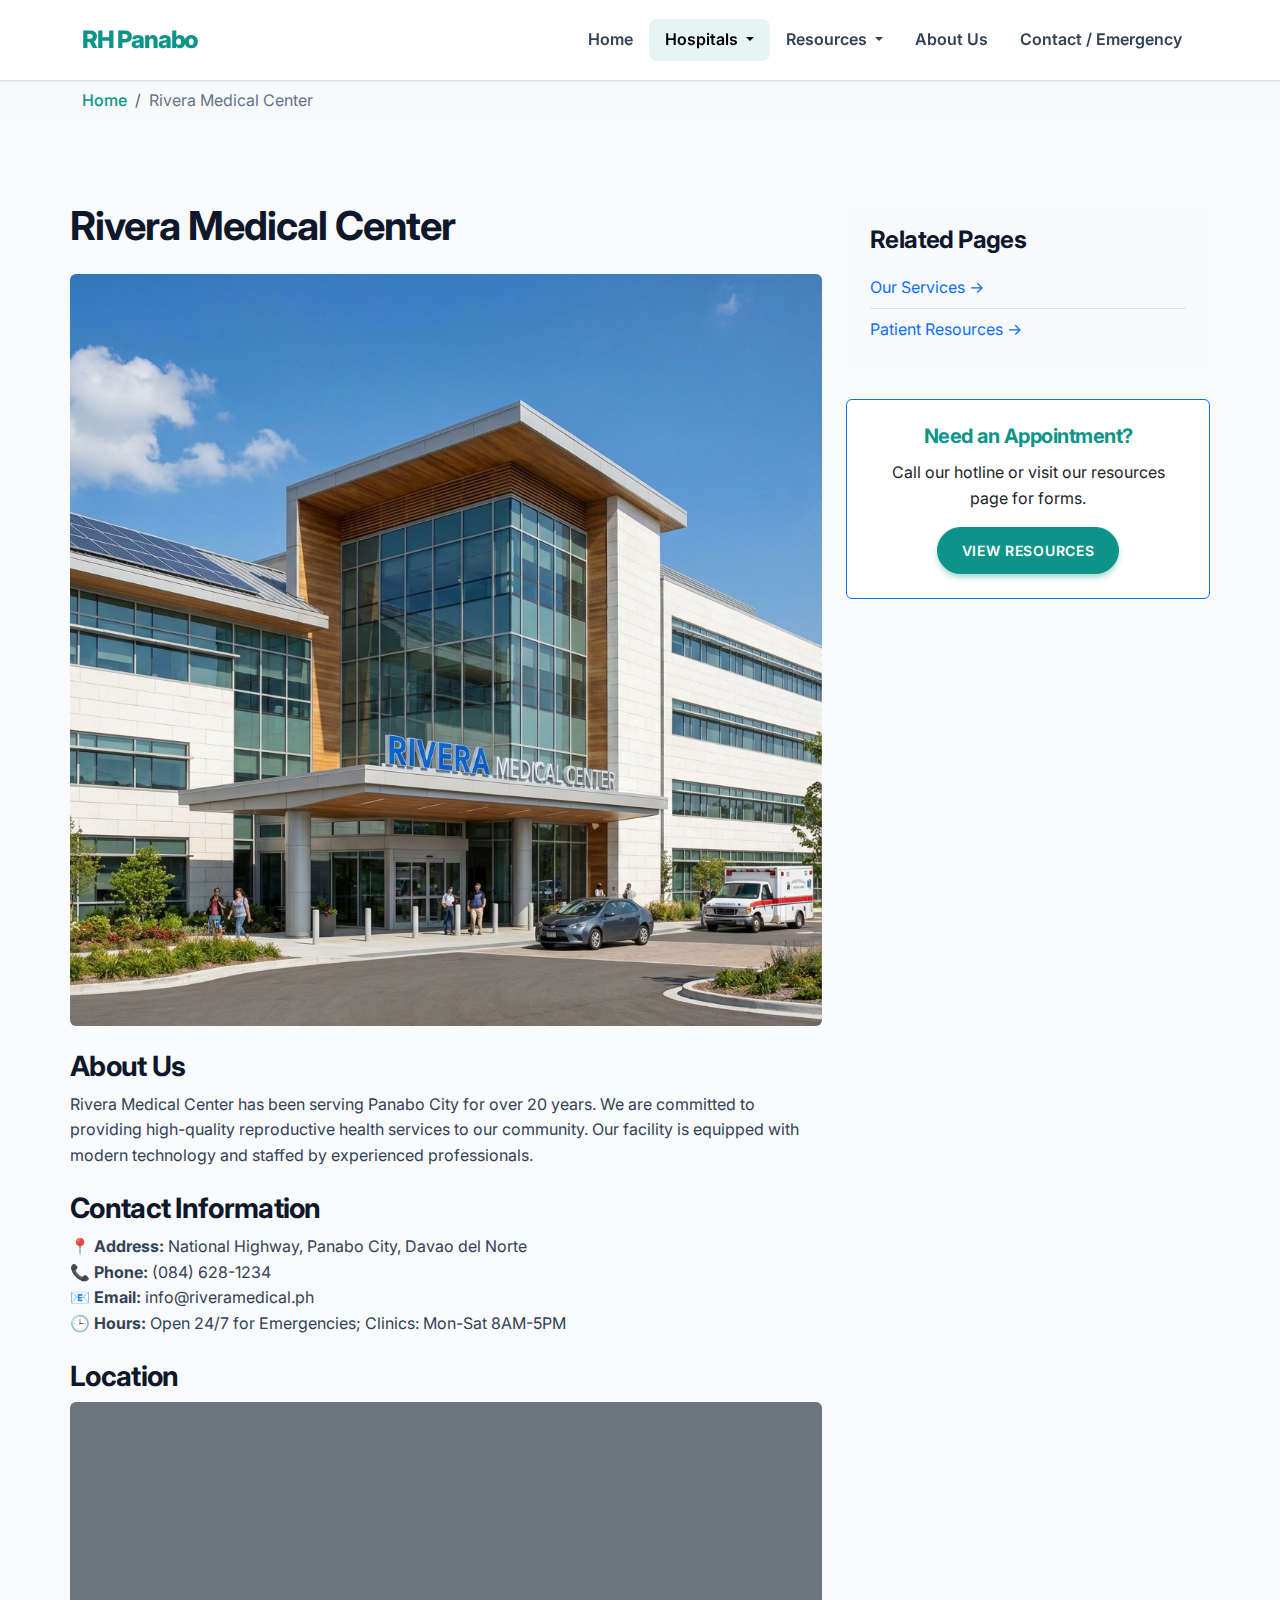
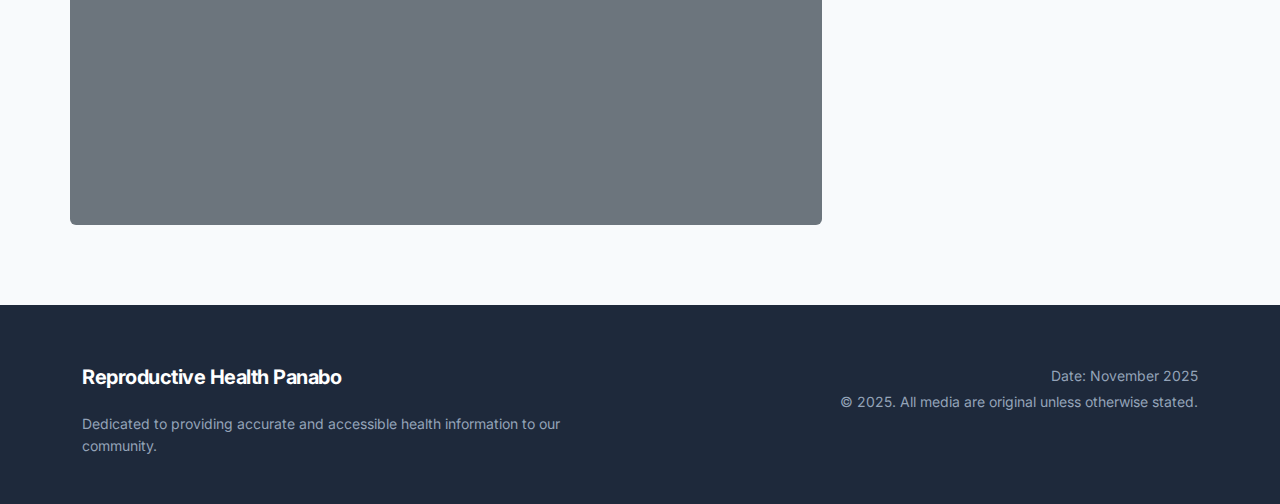
<file: Hospitals/rivera/rivera_profile.html>
<!DOCTYPE html>
<html lang="en">

<head>
    <meta charset="UTF-8">
    <meta name="viewport" content="width=device-width, initial-scale=1.0">
    <title>Rivera Medical Center - Profile</title>
    <link href="https://cdn.jsdelivr.net/npm/bootstrap@5.3.0/dist/css/bootstrap.min.css" rel="stylesheet">
    <link href="https://fonts.googleapis.com/css2?family=Inter:wght@400;500;600;700&display=swap" rel="stylesheet">
    <link rel="stylesheet" href="../../css/style.css">
</head>

<body>

    <!-- Navigation -->
    <nav class="navbar navbar-expand-lg navbar-light sticky-top">
        <div class="container">
            <a class="navbar-brand" href="../../index.html">RH Panabo</a>
            <button class="navbar-toggler" type="button" data-bs-toggle="collapse" data-bs-target="#navbarNav"
                aria-controls="navbarNav" aria-expanded="false" aria-label="Toggle navigation">
                <span class="navbar-toggler-icon"></span>
            </button>
            <div class="collapse navbar-collapse" id="navbarNav">
                <ul class="navbar-nav ms-auto">
                    <li class="nav-item">
                        <a class="nav-link" href="../../index.html">Home</a>
                    </li>
                    <li class="nav-item dropdown">
                        <a class="nav-link dropdown-toggle active" href="#" id="hospitalsDropdown" role="button"
                            data-bs-toggle="dropdown" aria-expanded="false">
                            Hospitals
                        </a>
                        <ul class="dropdown-menu" aria-labelledby="hospitalsDropdown">
                            <li><a class="dropdown-item active" href="rivera_profile.html">Rivera Medical Center</a>
                            </li>
                            <li><a class="dropdown-item" href="../polymedic/polymedic_profile.html">Panabo Polymedic
                                    Hospital</a></li>
                            <li><a class="dropdown-item" href="../goodshepherd/goodshepherd_profile.html">Good Shepherd
                                    Hospital</a></li>
                            <li><a class="dropdown-item" href="../cainglet/cainglet_profile.html">Cainglet Medical
                                    Hospital</a></li>
                        </ul>
                    </li>
                    <li class="nav-item dropdown">
                        <a class="nav-link dropdown-toggle" href="#" id="resourcesDropdown" role="button"
                            data-bs-toggle="dropdown" aria-expanded="false">
                            Resources
                        </a>
                        <ul class="dropdown-menu" aria-labelledby="resourcesDropdown">
                            <li><a class="dropdown-item" href="rivera_patientresources.html">Rivera Resources</a></li>
                            <li><a class="dropdown-item" href="../polymedic/polymedic_preparedness.html">Polymedic
                                    Preparedness</a></li>
                            <li><a class="dropdown-item" href="../goodshepherd/goodshepherd_patientstories.html">Good
                                    Shepherd Stories</a></li>
                            <li><a class="dropdown-item" href="../cainglet/cainglet_access.html">Cainglet Access</a>
                            </li>
                        </ul>
                    </li>
                    <li class="nav-item">
                        <a class="nav-link" href="../../about_us.html">About Us</a>
                    </li>
                    <li class="nav-item">
                        <a class="nav-link" href="../../index.html#contact">Contact / Emergency</a>
                    </li>
                </ul>
            </div>
        </div>
    </nav>

    <!-- Breadcrumb -->
    <div class="bg-light py-2">
        <div class="container">
            <nav aria-label="breadcrumb">
                <ol class="breadcrumb mb-0">
                    <li class="breadcrumb-item"><a href="../../index.html">Home</a></li>
                    <li class="breadcrumb-item active" aria-current="page">Rivera Medical Center</li>
                </ol>
            </nav>
        </div>
    </div>

    <!-- Main Content -->
    <main class="container section-padding">
        <div class="row">
            <div class="col-lg-8">
                <h1 class="mb-4">Rivera Medical Center</h1>
                <img src="../../img/rivera/profile.png" class="img-fluid rounded mb-4 w-100"
                    alt="Rivera Medical Center Facade">

                <h3>About Us</h3>
                <p>Rivera Medical Center has been serving Panabo City for over 20 years. We are committed to providing
                    high-quality reproductive health services to our community. Our facility is equipped with modern
                    technology and staffed by experienced professionals.</p>

                <h3 class="mt-4">Contact Information</h3>
                <ul class="list-unstyled">
                    <li><strong>📍 Address:</strong> National Highway, Panabo City, Davao del Norte</li>
                    <li><strong>📞 Phone:</strong> (084) 628-1234</li>
                    <li><strong>📧 Email:</strong> info@riveramedical.ph</li>
                    <li><strong>🕒 Hours:</strong> Open 24/7 for Emergencies; Clinics: Mon-Sat 8AM-5PM</li>
                </ul>

                <h3 class="mt-4">Location</h3>
                <div
                    class="ratio ratio-16x9 bg-secondary rounded d-flex align-items-center justify-content-center text-white">
                    <!-- Placeholder for Map -->
                    <iframe
                        src="https://www.google.com/maps/embed?pb=!1m18!1m12!1m3!1d3957.364562969679!2d125.68295371171192!3d7.3128789926646105!2m3!1f0!2f0!3f0!3m2!1i1024!2i768!4f13.1!3m3!1m2!1s0x32f945b022791d63%3A0x9825261f94def62d!2sRivera%20Medical%20Center%2C%20Inc.!5e0!3m2!1sen!2sph!4v1763836749884!5m2!1sen!2sph"
                        width="600" height="450" style="border:0;" allowfullscreen="" loading="lazy"
                        referrerpolicy="no-referrer-when-downgrade"></iframe>
                </div>
            </div>

            <div class="col-lg-4 mt-4 mt-lg-0">
                <div class="card bg-light border-0">
                    <div class="card-body">
                        <h4 class="card-title">Related Pages</h4>
                        <ul class="list-group list-group-flush bg-transparent">
                            <li class="list-group-item bg-transparent px-0"><a href="rivera_services.html"
                                    class="text-decoration-none">Our Services &rarr;</a></li>
                            <li class="list-group-item bg-transparent px-0"><a href="rivera_patientresources.html"
                                    class="text-decoration-none">Patient Resources &rarr;</a></li>
                        </ul>
                    </div>
                </div>

                <div class="card mt-4 border-primary">
                    <div class="card-body text-center">
                        <h5 class="card-title text-primary-custom">Need an Appointment?</h5>
                        <p class="card-text">Call our hotline or visit our resources page for forms.</p>
                        <a href="rivera_patientresources.html" class="btn btn-primary">View Resources</a>
                    </div>
                </div>
            </div>
        </div>
    </main>

    <!-- Footer -->
    <footer>
        <div class="container">
            <div class="row">
                <div class="col-md-6">
                    <h5>Reproductive Health Panabo</h5>
                    <p class="small">Dedicated to providing accurate and accessible health information to our community.
                    </p>
                </div>
                <div class="col-md-6 text-md-end">
                    <p class="small mb-1">Date: November 2025</p>
                    <p class="small">&copy; 2025. All media are original unless otherwise stated.</p>
                </div>
            </div>
        </div>
    </footer>

    <script src="https://cdn.jsdelivr.net/npm/bootstrap@5.3.0/dist/js/bootstrap.bundle.min.js"></script>
    <script src="../../js/main.js"></script>
</body>

</html>
</file>
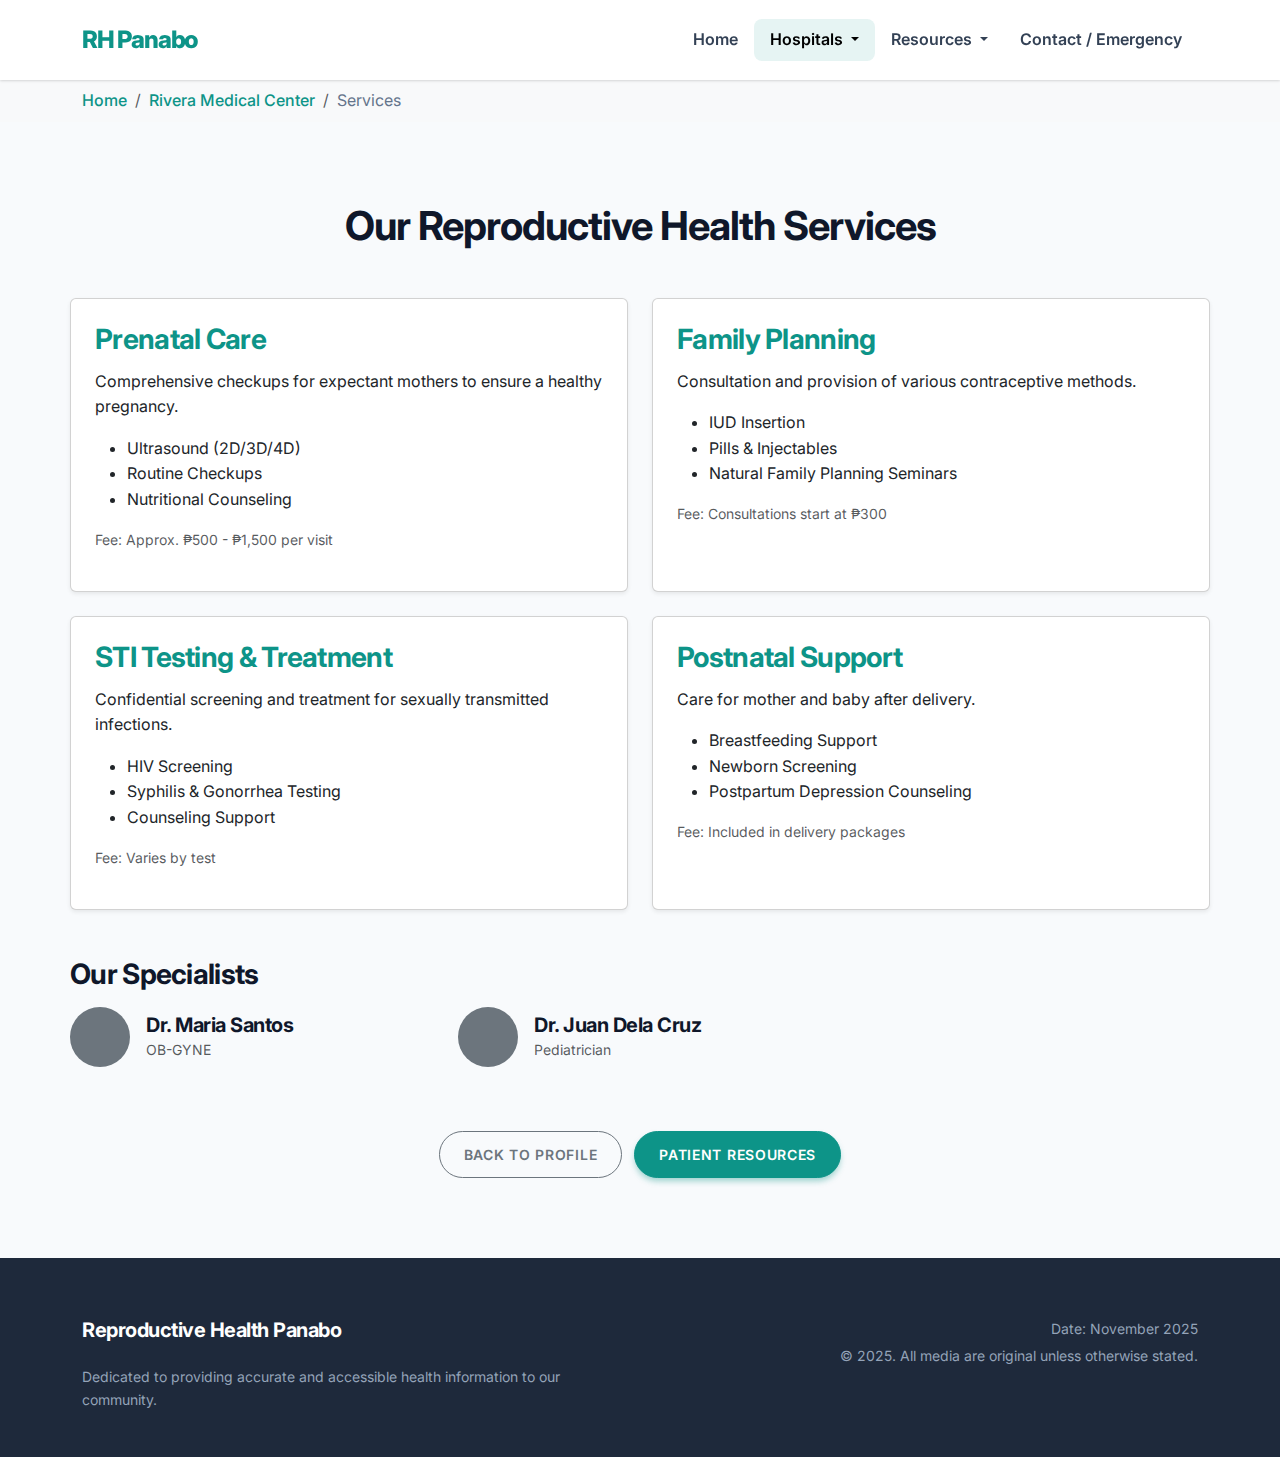
<file: Hospitals/rivera/rivera_services.html>
<!DOCTYPE html>
<html lang="en">

<head>
    <meta charset="UTF-8">
    <meta name="viewport" content="width=device-width, initial-scale=1.0">
    <title>Rivera Medical Center - Services</title>
    <link href="https://cdn.jsdelivr.net/npm/bootstrap@5.3.0/dist/css/bootstrap.min.css" rel="stylesheet">
    <link href="https://fonts.googleapis.com/css2?family=Inter:wght@400;500;600;700&display=swap" rel="stylesheet">
    <link rel="stylesheet" href="../../css/style.css">
</head>

<body>

    <!-- Navigation -->
    <nav class="navbar navbar-expand-lg navbar-light sticky-top">
        <div class="container">
            <a class="navbar-brand" href="../../index.html">RH Panabo</a>
            <button class="navbar-toggler" type="button" data-bs-toggle="collapse" data-bs-target="#navbarNav"
                aria-controls="navbarNav" aria-expanded="false" aria-label="Toggle navigation">
                <span class="navbar-toggler-icon"></span>
            </button>
            <div class="collapse navbar-collapse" id="navbarNav">
                <ul class="navbar-nav ms-auto">
                    <li class="nav-item">
                        <a class="nav-link" href="../../index.html">Home</a>
                    </li>
                    <li class="nav-item dropdown">
                        <a class="nav-link dropdown-toggle active" href="#" id="hospitalsDropdown" role="button"
                            data-bs-toggle="dropdown" aria-expanded="false">
                            Hospitals
                        </a>
                        <ul class="dropdown-menu" aria-labelledby="hospitalsDropdown">
                            <li><a class="dropdown-item active" href="rivera_profile.html">Rivera Medical Center</a>
                            </li>
                            <li><a class="dropdown-item" href="../polymedic/polymedic_profile.html">Panabo Polymedic
                                    Hospital</a></li>
                            <li><a class="dropdown-item" href="../goodshepherd/goodshepherd_profile.html">Good Shepherd
                                    Hospital</a></li>
                            <li><a class="dropdown-item" href="../cainglet/cainglet_profile.html">Cainglet Medical
                                    Hospital</a></li>
                        </ul>
                    </li>
                    <li class="nav-item dropdown">
                        <a class="nav-link dropdown-toggle" href="#" id="resourcesDropdown" role="button"
                            data-bs-toggle="dropdown" aria-expanded="false">
                            Resources
                        </a>
                        <ul class="dropdown-menu" aria-labelledby="resourcesDropdown">
                            <li><a class="dropdown-item" href="rivera_patientresources.html">Rivera Resources</a></li>
                            <li><a class="dropdown-item" href="../polymedic/polymedic_preparedness.html">Polymedic
                                    Preparedness</a></li>
                            <li><a class="dropdown-item" href="../goodshepherd/goodshepherd_patientstories.html">Good
                                    Shepherd Stories</a></li>
                            <li><a class="dropdown-item" href="../cainglet/cainglet_access.html">Cainglet Access</a>
                            </li>
                        </ul>
                    </li>
                    <li class="nav-item">
                        <a class="nav-link" href="../../index.html#contact">Contact / Emergency</a>
                    </li>
                </ul>
            </div>
        </div>
    </nav>

    <!-- Breadcrumb -->
    <div class="bg-light py-2">
        <div class="container">
            <nav aria-label="breadcrumb">
                <ol class="breadcrumb mb-0">
                    <li class="breadcrumb-item"><a href="../../index.html">Home</a></li>
                    <li class="breadcrumb-item"><a href="rivera_profile.html">Rivera Medical Center</a></li>
                    <li class="breadcrumb-item active" aria-current="page">Services</li>
                </ol>
            </nav>
        </div>
    </div>

    <!-- Main Content -->
    <main class="container section-padding">
        <h1 class="mb-5 text-center">Our Reproductive Health Services</h1>

        <div class="row g-4">
            <div class="col-md-6">
                <div class="card h-100 shadow-sm">
                    <div class="card-body">
                        <h3 class="card-title text-primary-custom">Prenatal Care</h3>
                        <p>Comprehensive checkups for expectant mothers to ensure a healthy pregnancy.</p>
                        <ul>
                            <li>Ultrasound (2D/3D/4D)</li>
                            <li>Routine Checkups</li>
                            <li>Nutritional Counseling</li>
                        </ul>
                        <p class="text-muted small">Fee: Approx. ₱500 - ₱1,500 per visit</p>
                    </div>
                </div>
            </div>
            <div class="col-md-6">
                <div class="card h-100 shadow-sm">
                    <div class="card-body">
                        <h3 class="card-title text-primary-custom">Family Planning</h3>
                        <p>Consultation and provision of various contraceptive methods.</p>
                        <ul>
                            <li>IUD Insertion</li>
                            <li>Pills & Injectables</li>
                            <li>Natural Family Planning Seminars</li>
                        </ul>
                        <p class="text-muted small">Fee: Consultations start at ₱300</p>
                    </div>
                </div>
            </div>
            <div class="col-md-6">
                <div class="card h-100 shadow-sm">
                    <div class="card-body">
                        <h3 class="card-title text-primary-custom">STI Testing & Treatment</h3>
                        <p>Confidential screening and treatment for sexually transmitted infections.</p>
                        <ul>
                            <li>HIV Screening</li>
                            <li>Syphilis & Gonorrhea Testing</li>
                            <li>Counseling Support</li>
                        </ul>
                        <p class="text-muted small">Fee: Varies by test</p>
                    </div>
                </div>
            </div>
            <div class="col-md-6">
                <div class="card h-100 shadow-sm">
                    <div class="card-body">
                        <h3 class="card-title text-primary-custom">Postnatal Support</h3>
                        <p>Care for mother and baby after delivery.</p>
                        <ul>
                            <li>Breastfeeding Support</li>
                            <li>Newborn Screening</li>
                            <li>Postpartum Depression Counseling</li>
                        </ul>
                        <p class="text-muted small">Fee: Included in delivery packages</p>
                    </div>
                </div>
            </div>
        </div>

        <div class="mt-5">
            <h3>Our Specialists</h3>
            <div class="row mt-3">
                <div class="col-md-4">
                    <div class="d-flex align-items-center mb-3">
                        <div class="bg-secondary rounded-circle me-3" style="width: 60px; height: 60px;"></div>
                        <div>
                            <h5 class="mb-0">Dr. Maria Santos</h5>
                            <small class="text-muted">OB-GYNE</small>
                        </div>
                    </div>
                </div>
                <div class="col-md-4">
                    <div class="d-flex align-items-center mb-3">
                        <div class="bg-secondary rounded-circle me-3" style="width: 60px; height: 60px;"></div>
                        <div>
                            <h5 class="mb-0">Dr. Juan Dela Cruz</h5>
                            <small class="text-muted">Pediatrician</small>
                        </div>
                    </div>
                </div>
            </div>
        </div>

        <div class="text-center mt-5">
            <a href="rivera_profile.html" class="btn btn-outline-secondary me-2">Back to Profile</a>
            <a href="rivera_patientresources.html" class="btn btn-primary">Patient Resources</a>
        </div>
    </main>

    <!-- Footer -->
    <footer>
        <div class="container">
            <div class="row">
                <div class="col-md-6">
                    <h5>Reproductive Health Panabo</h5>
                    <p class="small">Dedicated to providing accurate and accessible health information to our community.
                    </p>
                </div>
                <div class="col-md-6 text-md-end">
                    <p class="small mb-1">Date: November 2025</p>
                    <p class="small">&copy; 2025. All media are original unless otherwise stated.</p>
                </div>
            </div>
        </div>
    </footer>

    <script src="https://cdn.jsdelivr.net/npm/bootstrap@5.3.0/dist/js/bootstrap.bundle.min.js"></script>
    <script src="../../js/main.js"></script>
</body>

</html>
</file>
<file: css/style.css>
:root {
    /* Modern Color Palette */
    --primary-color: #0d9488;
    /* Teal 600 */
    --primary-dark: #0f766e;
    /* Teal 700 */
    --secondary-color: #14b8a6;
    /* Teal 500 */
    --accent-color: #f97316;
    /* Orange 500 */
    --light-bg: #f8fafc;
    /* Slate 50 */
    --dark-text: #334155;
    /* Slate 700 */
    --heading-color: #0f172a;
    /* Slate 900 */
    --white: #ffffff;
    --card-shadow: 0 10px 15px -3px rgba(0, 0, 0, 0.1), 0 4px 6px -2px rgba(0, 0, 0, 0.05);
    --hover-shadow: 0 20px 25px -5px rgba(0, 0, 0, 0.1), 0 10px 10px -5px rgba(0, 0, 0, 0.04);
}

body {
    font-family: 'Inter', sans-serif;
    color: var(--dark-text);
    background-color: var(--light-bg);
    display: flex;
    flex-direction: column;
    min-height: 100vh;
    line-height: 1.6;
}

h1,
h2,
h3,
h4,
h5,
h6 {
    color: var(--heading-color);
    font-weight: 700;
    letter-spacing: -0.025em;
}

main {
    flex: 1;
}

/* Text Color */
.text-primary-custom {
    color: var(--primary-color);
}

.text-secondary-custom {
    color: var(--secondary-color);
}

.text-accent-custom {
    color: var(--accent-color);
}

.text-dark-custom {
    color: var(--dark-text);
}

.text-white-custom {
    color: var(--white);
}

/* Navbar - Glassmorphism */
.navbar {
    background-color: rgba(255, 255, 255, 0.9);
    backdrop-filter: blur(10px);
    box-shadow: 0 1px 3px 0 rgba(0, 0, 0, 0.1), 0 1px 2px 0 rgba(0, 0, 0, 0.06);
    padding-top: 1rem;
    padding-bottom: 1rem;
}

.navbar-brand {
    font-weight: 800;
    color: var(--primary-color) !important;
    font-size: 1.5rem;
    letter-spacing: -0.05em;
}

.nav-link {
    color: var(--dark-text);
    font-weight: 600;
    transition: all 0.3s ease;
    padding: 0.5rem 1rem !important;
    border-radius: 0.5rem;
}

.nav-link:hover,
.nav-link.active {
    color: var(--primary-color);
    background-color: rgba(13, 148, 136, 0.1);
}

/* Hero Section */
.hero-section {
    background: linear-gradient(135deg, rgba(13, 148, 136, 0.9), rgba(20, 184, 166, 0.8)), url('../img/hero_bg.png');
    background-size: cover;
    background-position: center;
    color: var(--white);
    padding: 120px 0;
    text-align: center;
    clip-path: polygon(0 0, 100% 0, 100% 90%, 0 100%);
    margin-bottom: 2rem;
}

.hero-section h1 {
    font-weight: 800;
    margin-bottom: 1.5rem;
    color: var(--white);
    text-shadow: 0 2px 4px rgba(0, 0, 0, 0.1);
}

.hero-section p {
    font-size: 1.25rem;
    margin-bottom: 2.5rem;
    opacity: 0.9;
    max-width: 700px;
    margin-left: auto;
    margin-right: auto;
}

/* Cards */
.hospital-card {
    transition: all 0.3s ease;
    border: none;
    border-radius: 16px;
    overflow: hidden;
    height: 100%;
    background: var(--white);
    box-shadow: var(--card-shadow);
}

.hospital-card:hover {
    transform: translateY(-5px);
    box-shadow: var(--hover-shadow);
}

.hospital-card img {
    height: 220px;
    object-fit: cover;
    transition: transform 0.5s ease;
}

.hospital-card:hover img {
    transform: scale(1.05);
}

.card-body {
    padding: 1.5rem;
}

.card-title {
    color: var(--heading-color);
    font-weight: 700;
    margin-bottom: 0.75rem;
}

/* Footer */
footer {
    background-color: #1e293b;
    /* Slate 800 */
    color: #94a3b8;
    /* Slate 400 */
    padding: 60px 0 30px;
    margin-top: auto;
}

footer h5 {
    color: var(--white);
    margin-bottom: 1.5rem;
}

footer a {
    color: var(--secondary-color);
    text-decoration: none;
    transition: color 0.2s;
}

footer a:hover {
    color: var(--accent-color);
}

/* Breadcrumb */
.breadcrumb-item a {
    color: var(--primary-color);
    text-decoration: none;
    font-weight: 500;
}

.breadcrumb-item.active {
    color: #64748b;
    /* Slate 500 */
}

/* Utilities */
.section-padding {
    padding: 80px 0;
}

.btn {
    border-radius: 50px;
    padding: 0.75rem 1.5rem;
    font-weight: 600;
    transition: all 0.3s ease;
    text-transform: uppercase;
    font-size: 0.875rem;
    letter-spacing: 0.05em;
}

.btn-primary {
    background-color: var(--primary-color);
    border-color: var(--primary-color);
    box-shadow: 0 4px 6px -1px rgba(13, 148, 136, 0.4);
}

.btn-primary:hover {
    background-color: var(--primary-dark);
    border-color: var(--primary-dark);
    transform: translateY(-1px);
    box-shadow: 0 10px 15px -3px rgba(13, 148, 136, 0.4);
}

.btn-outline-primary {
    color: var(--primary-color);
    border-color: var(--primary-color);
    border-width: 2px;
}

.btn-outline-primary:hover {
    background-color: var(--primary-color);
    border-color: var(--primary-color);
    color: var(--white);
}

.text-primary-custom {
    color: var(--primary-color);
}

/* Accordion Modernization */
.accordion-item {
    border: none;
    margin-bottom: 1rem;
    border-radius: 12px !important;
    overflow: hidden;
    box-shadow: 0 4px 6px -1px rgba(0, 0, 0, 0.05);
}

.accordion-button {
    font-weight: 600;
    color: var(--heading-color);
    background-color: var(--white);
}

.accordion-button:not(.collapsed) {
    color: var(--primary-color);
    background-color: rgba(13, 148, 136, 0.05);
    box-shadow: none;
}

.accordion-button:focus {
    box-shadow: none;
    border-color: rgba(13, 148, 136, 0.1);
}
</file>
